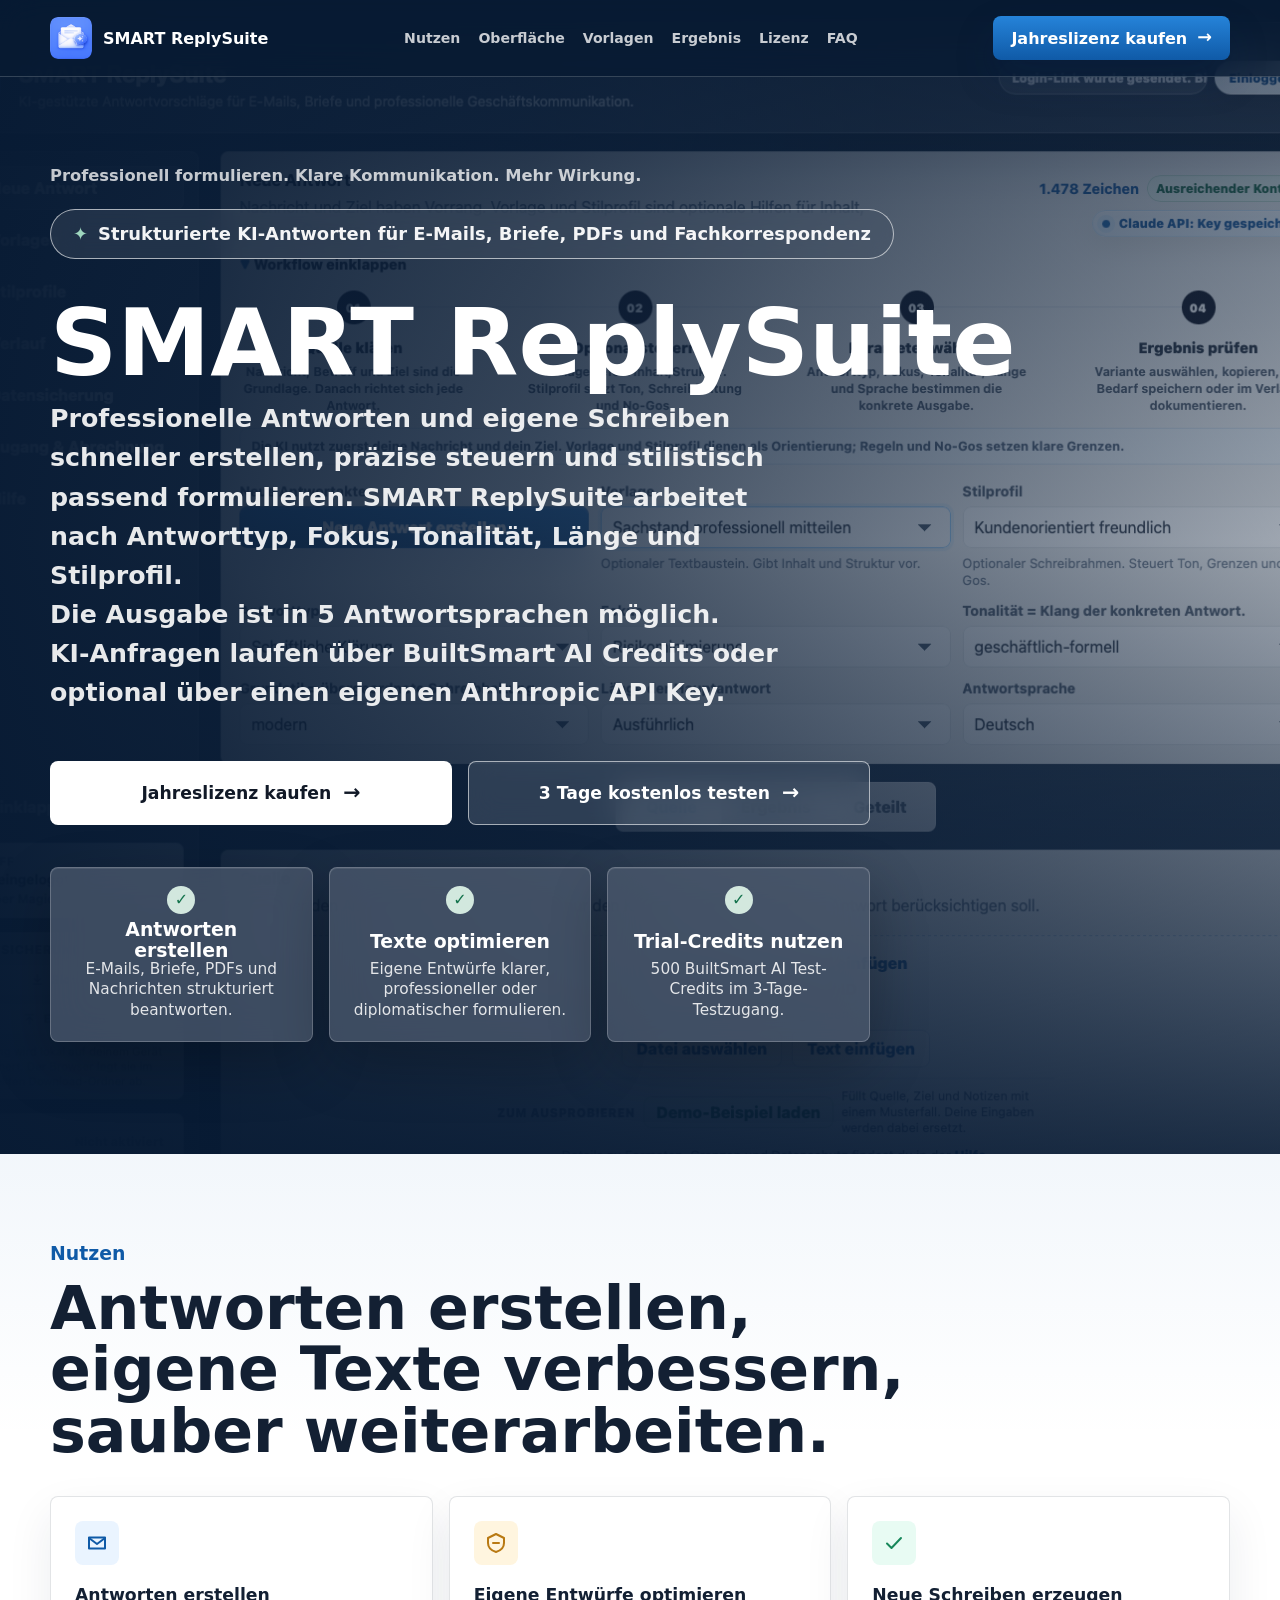
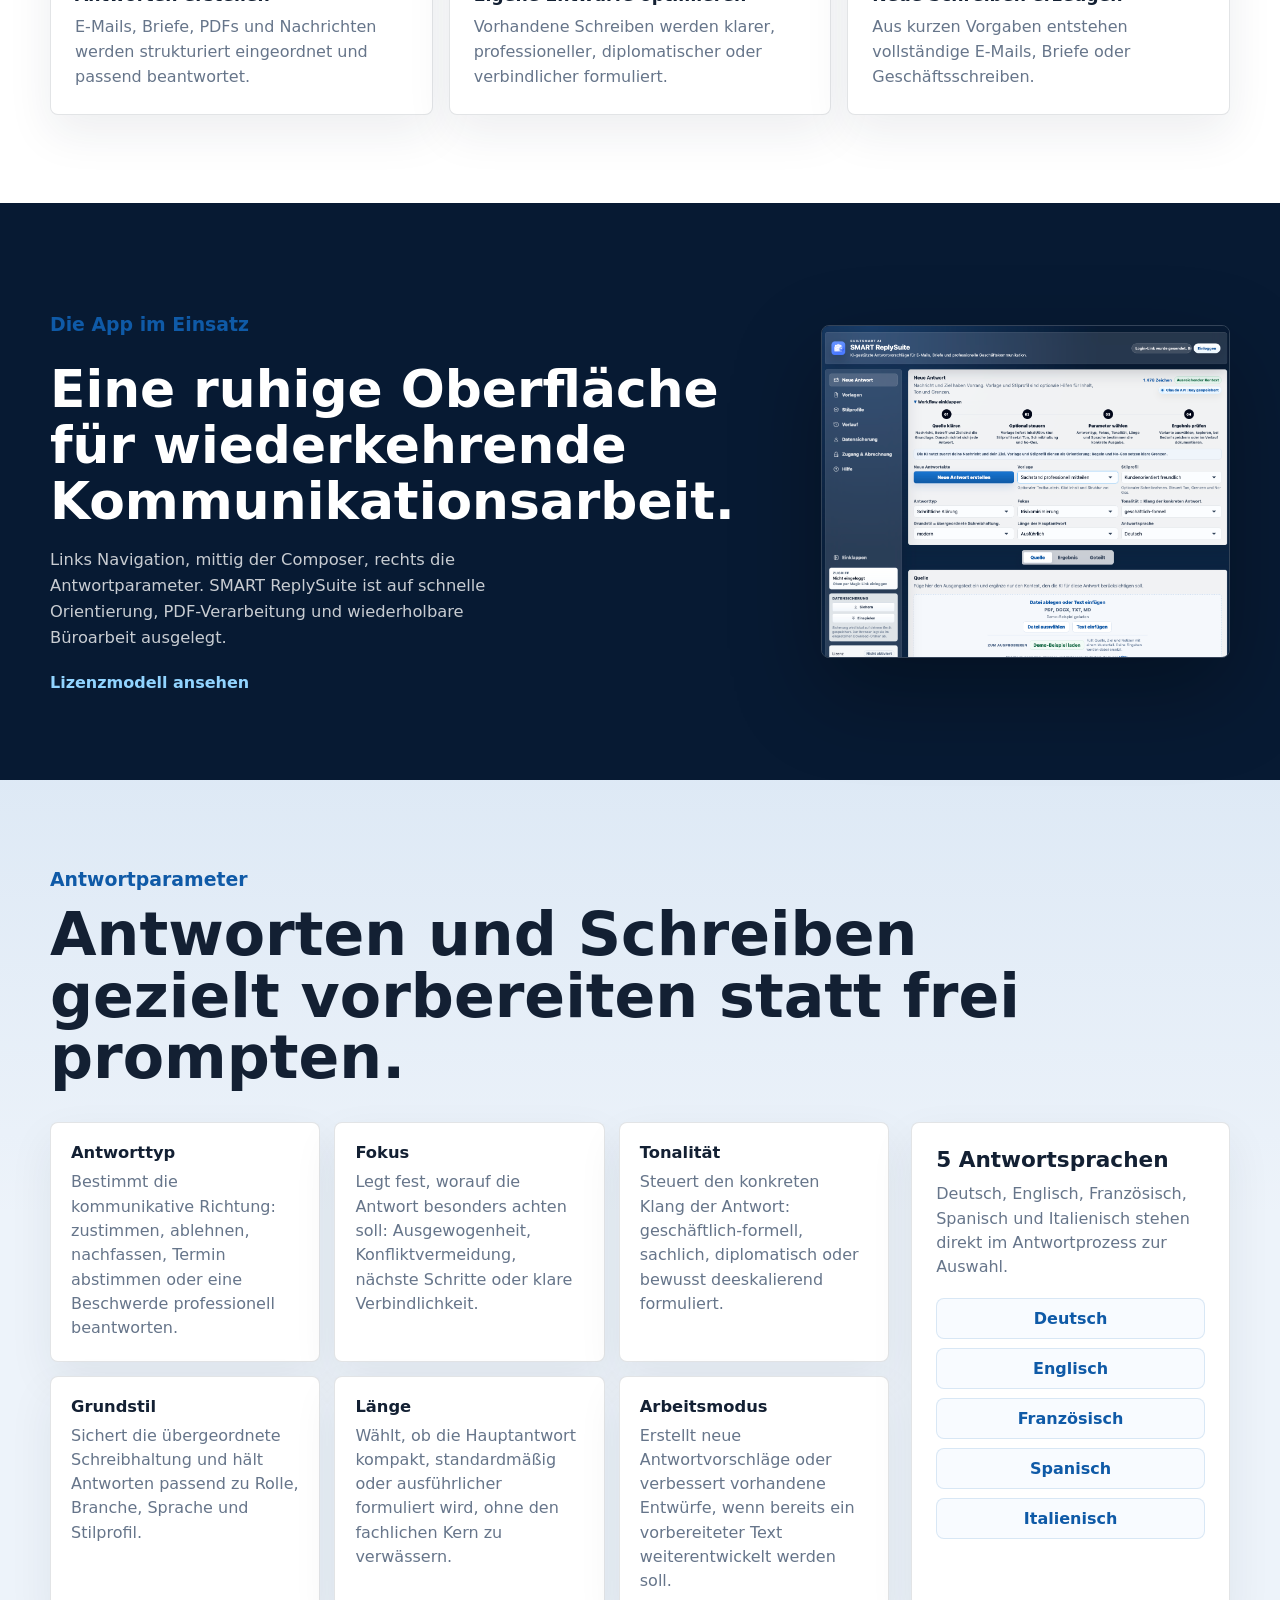
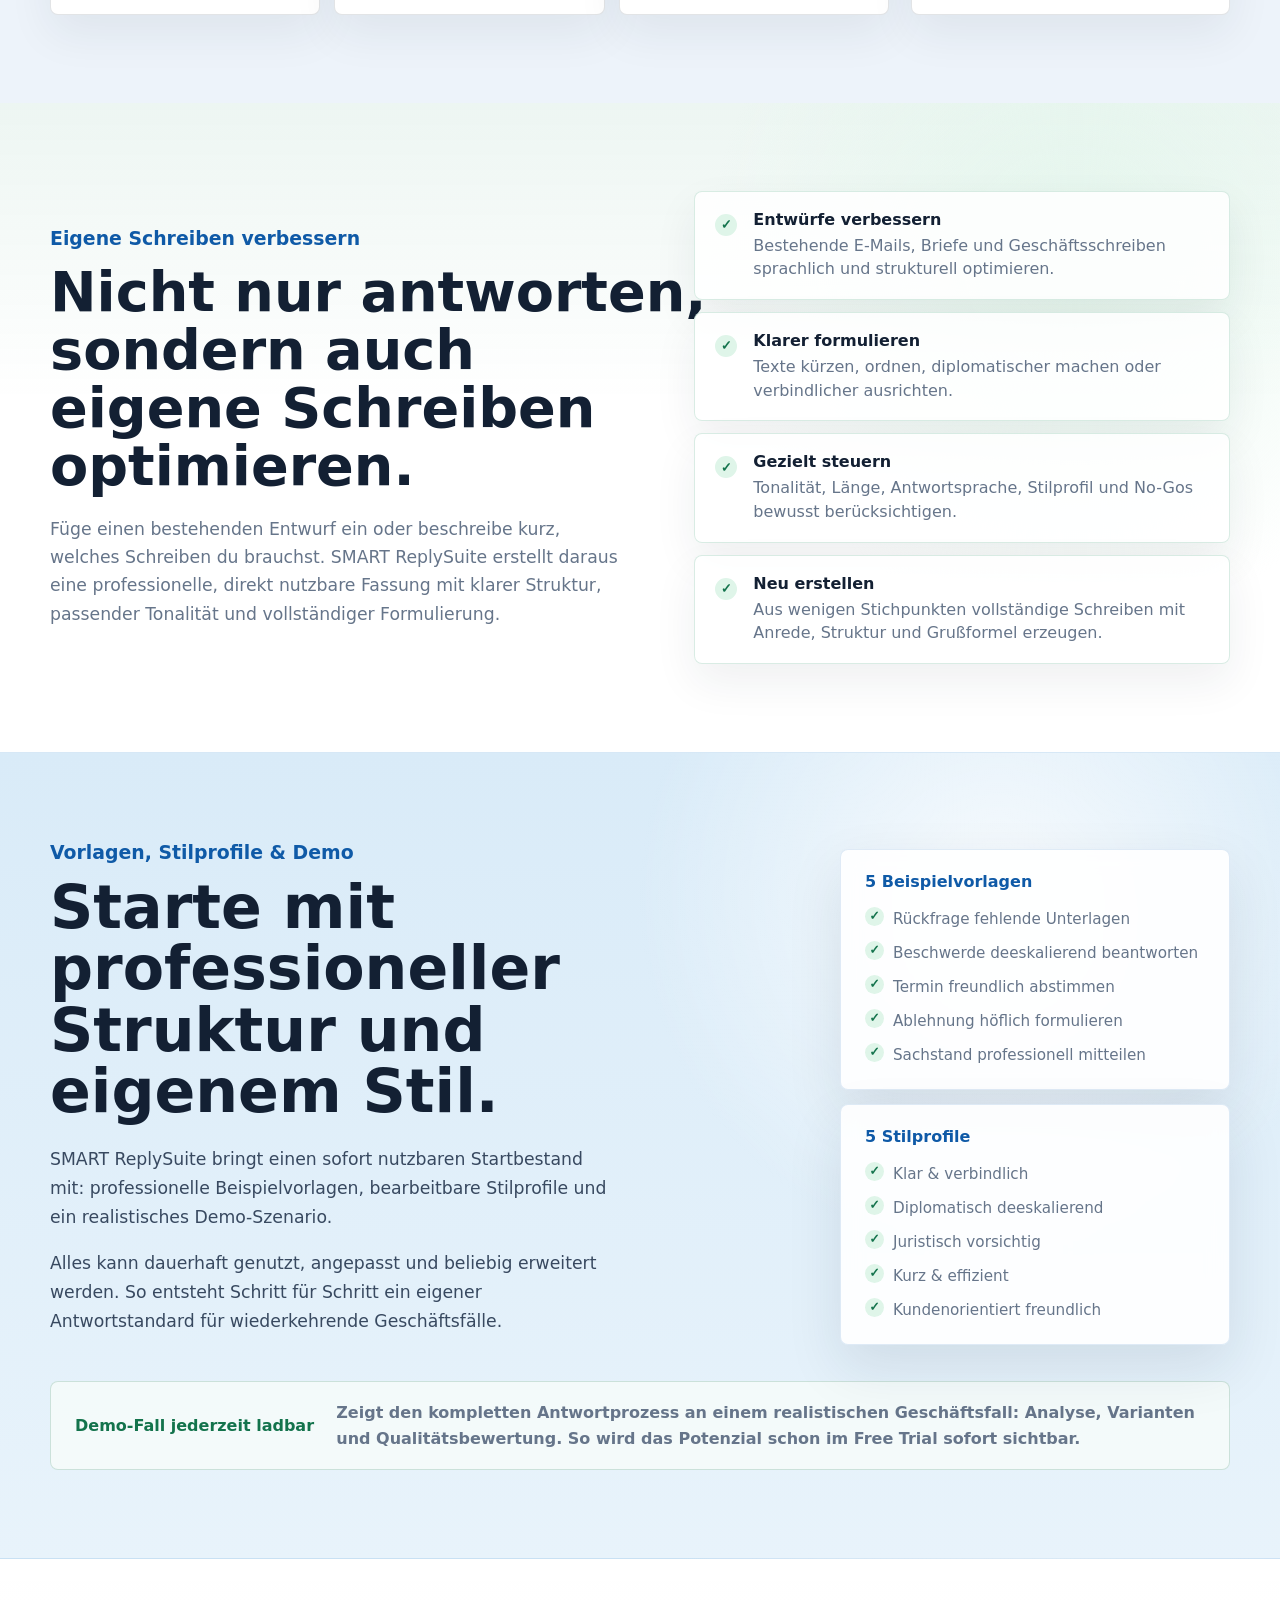
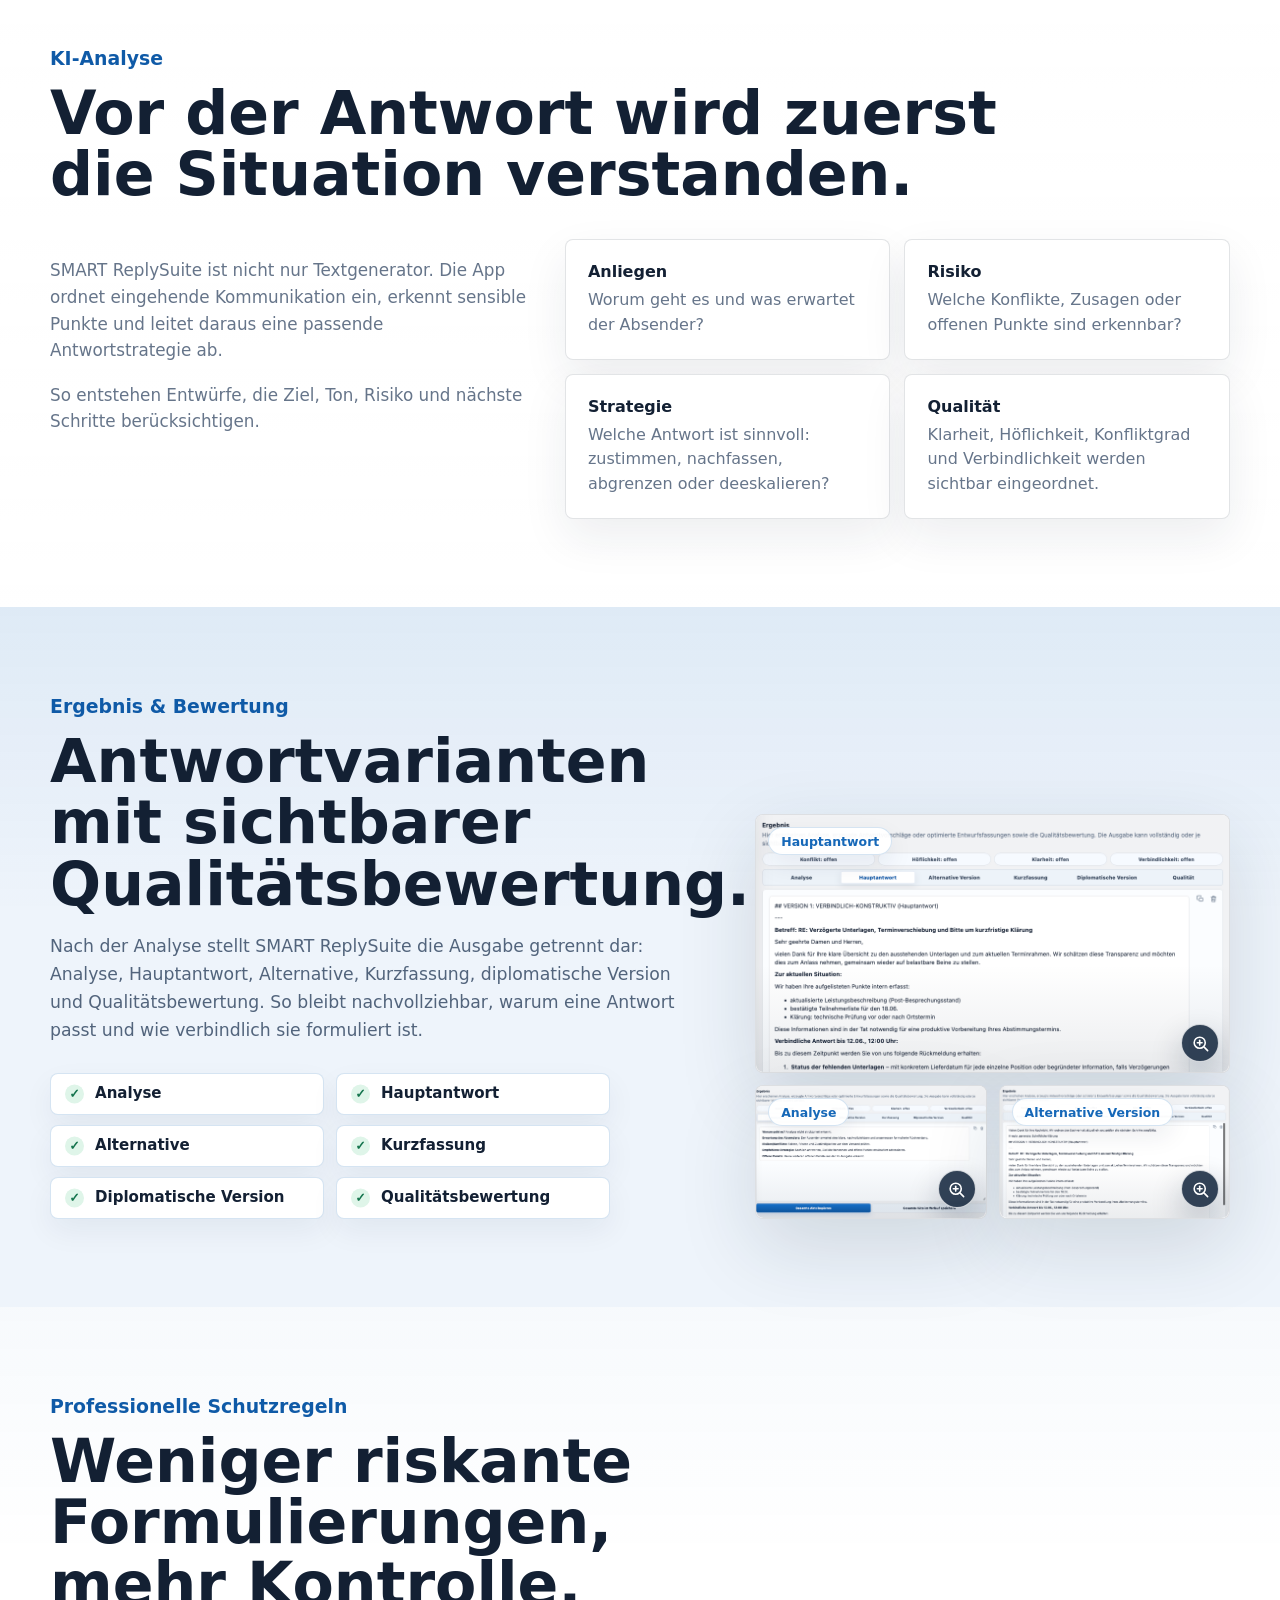
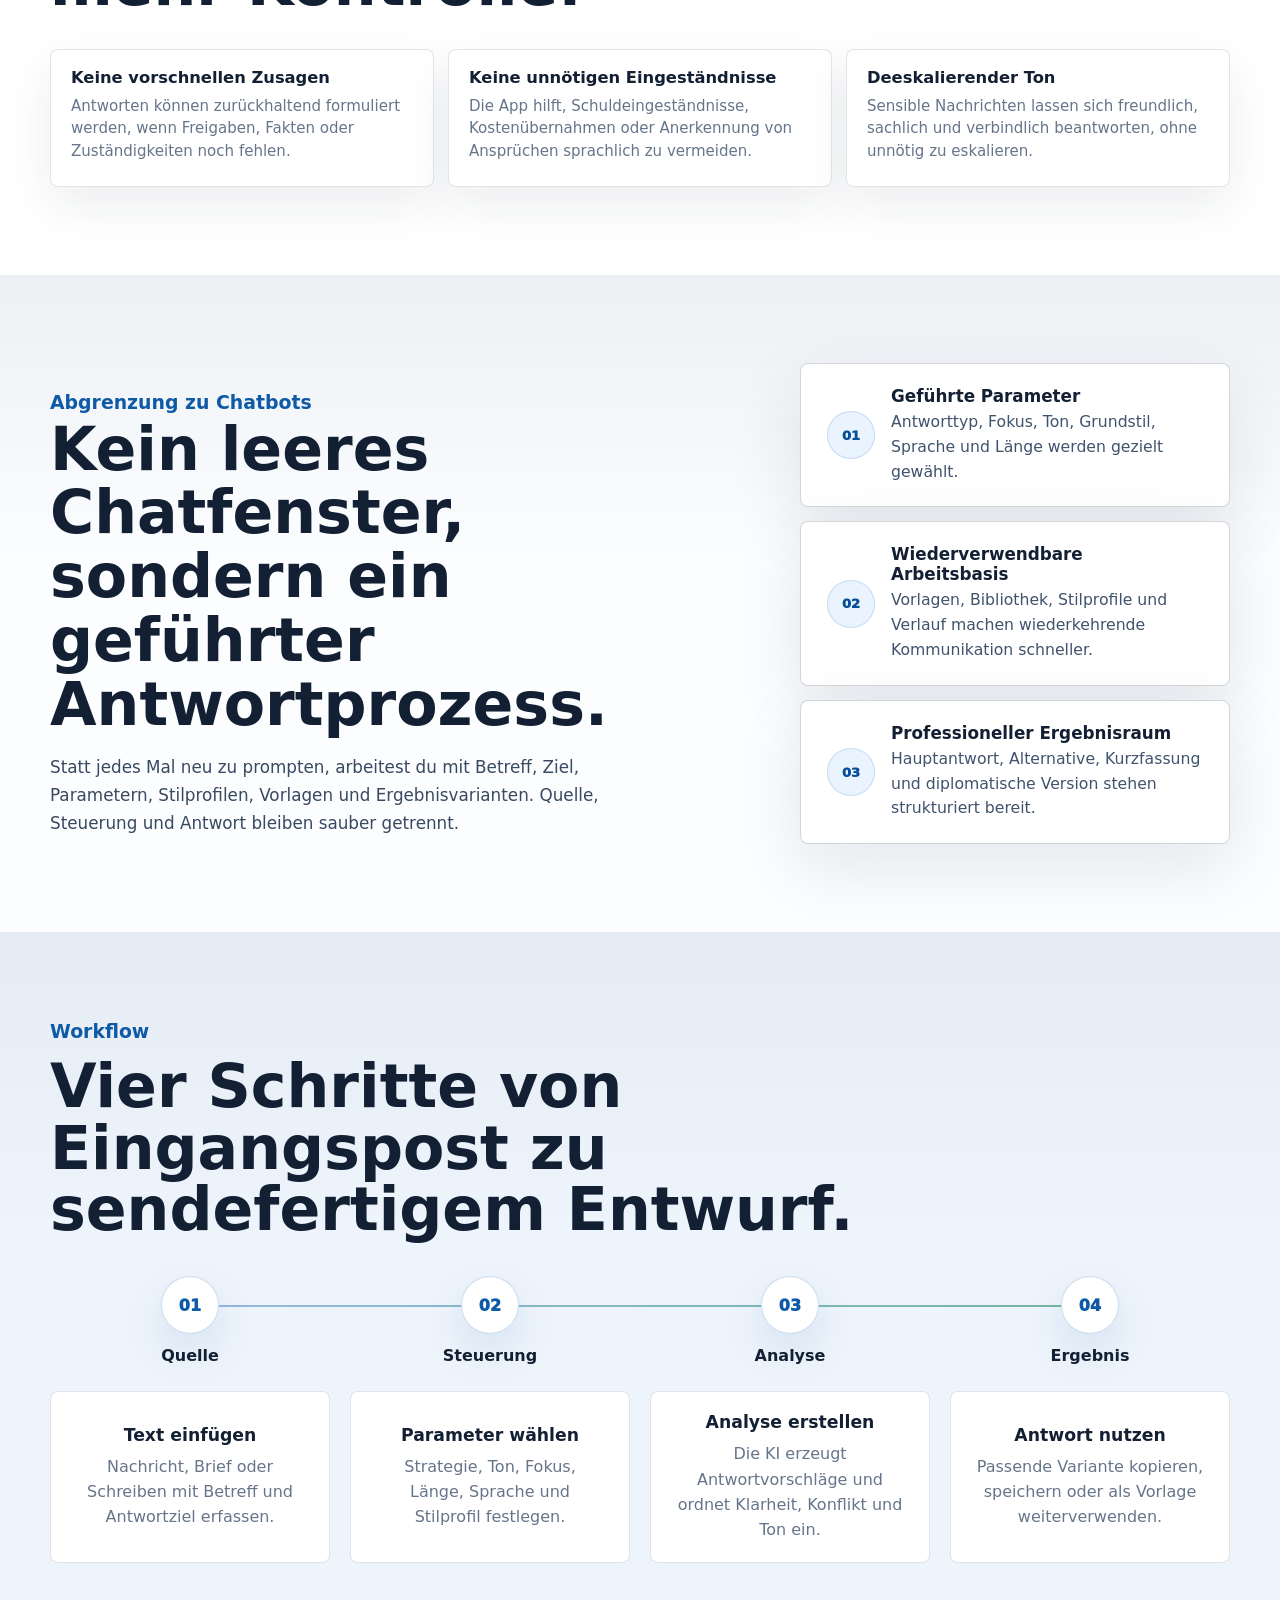
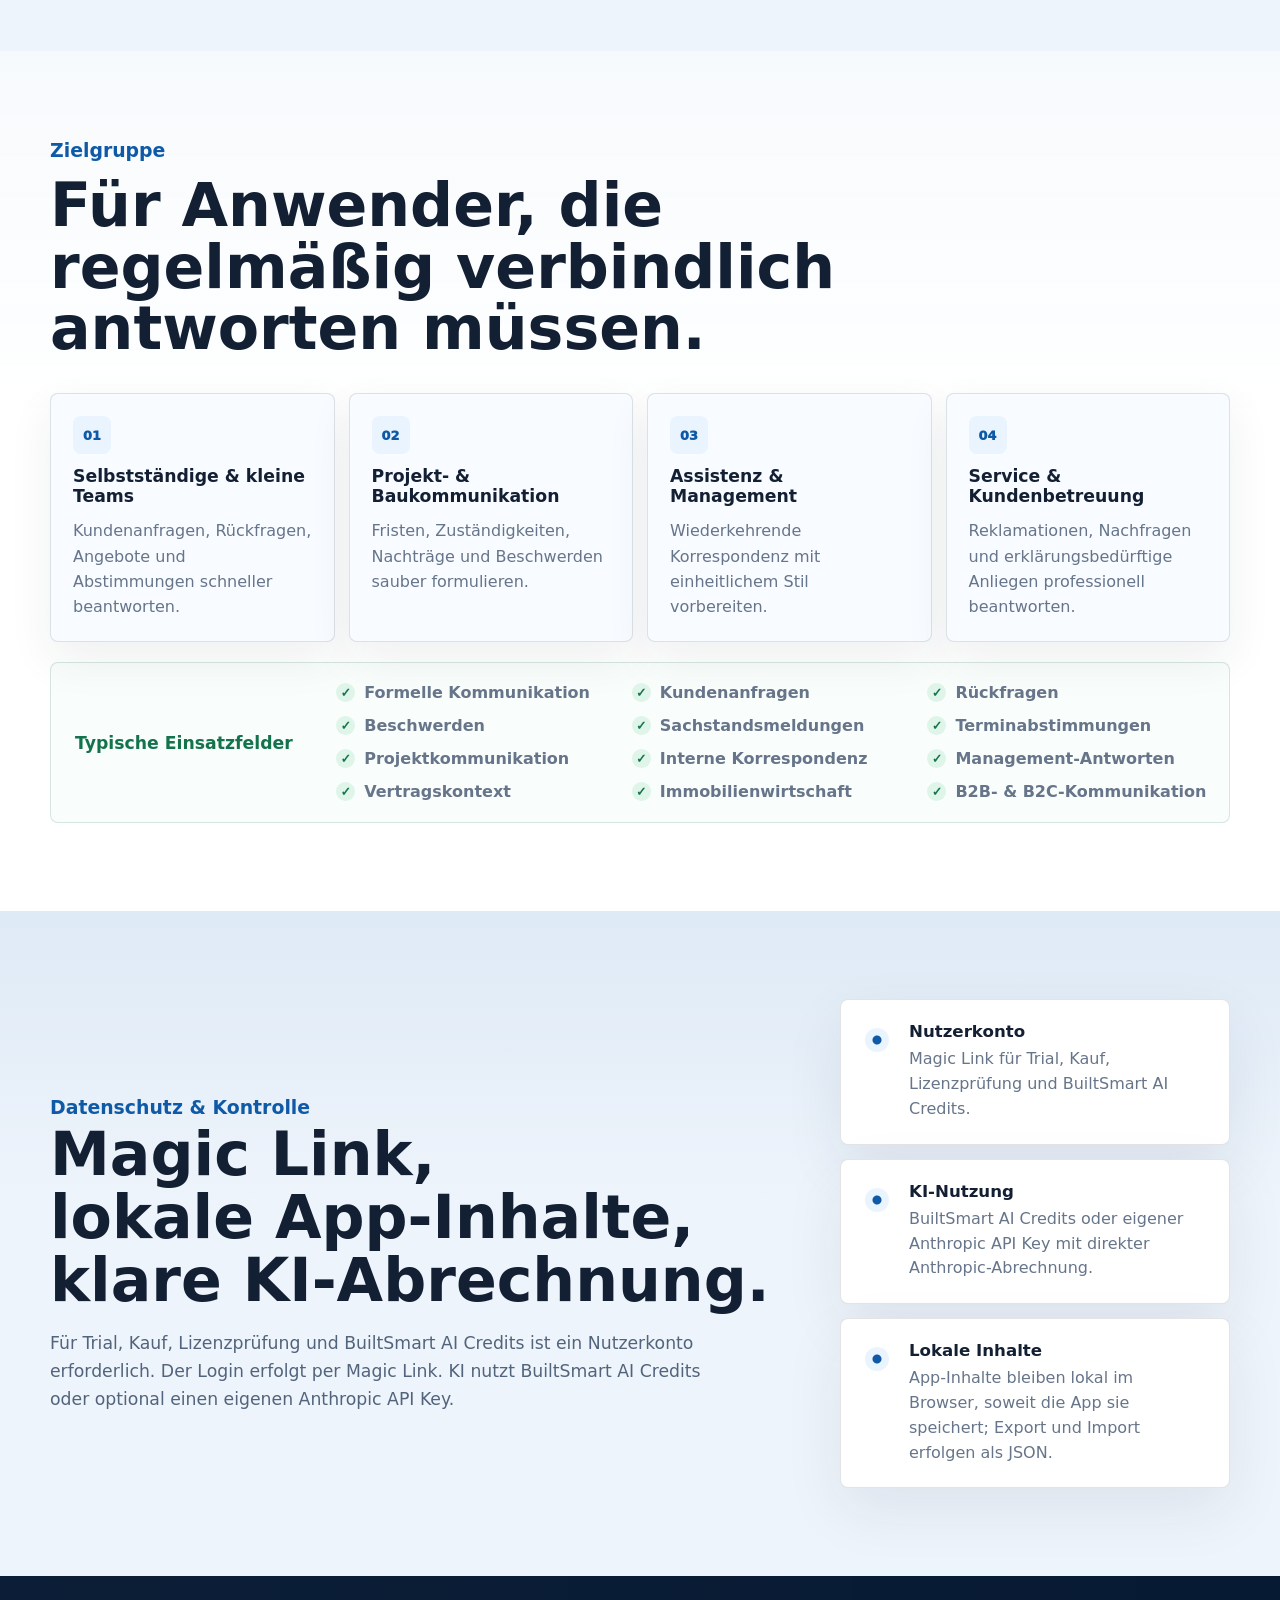
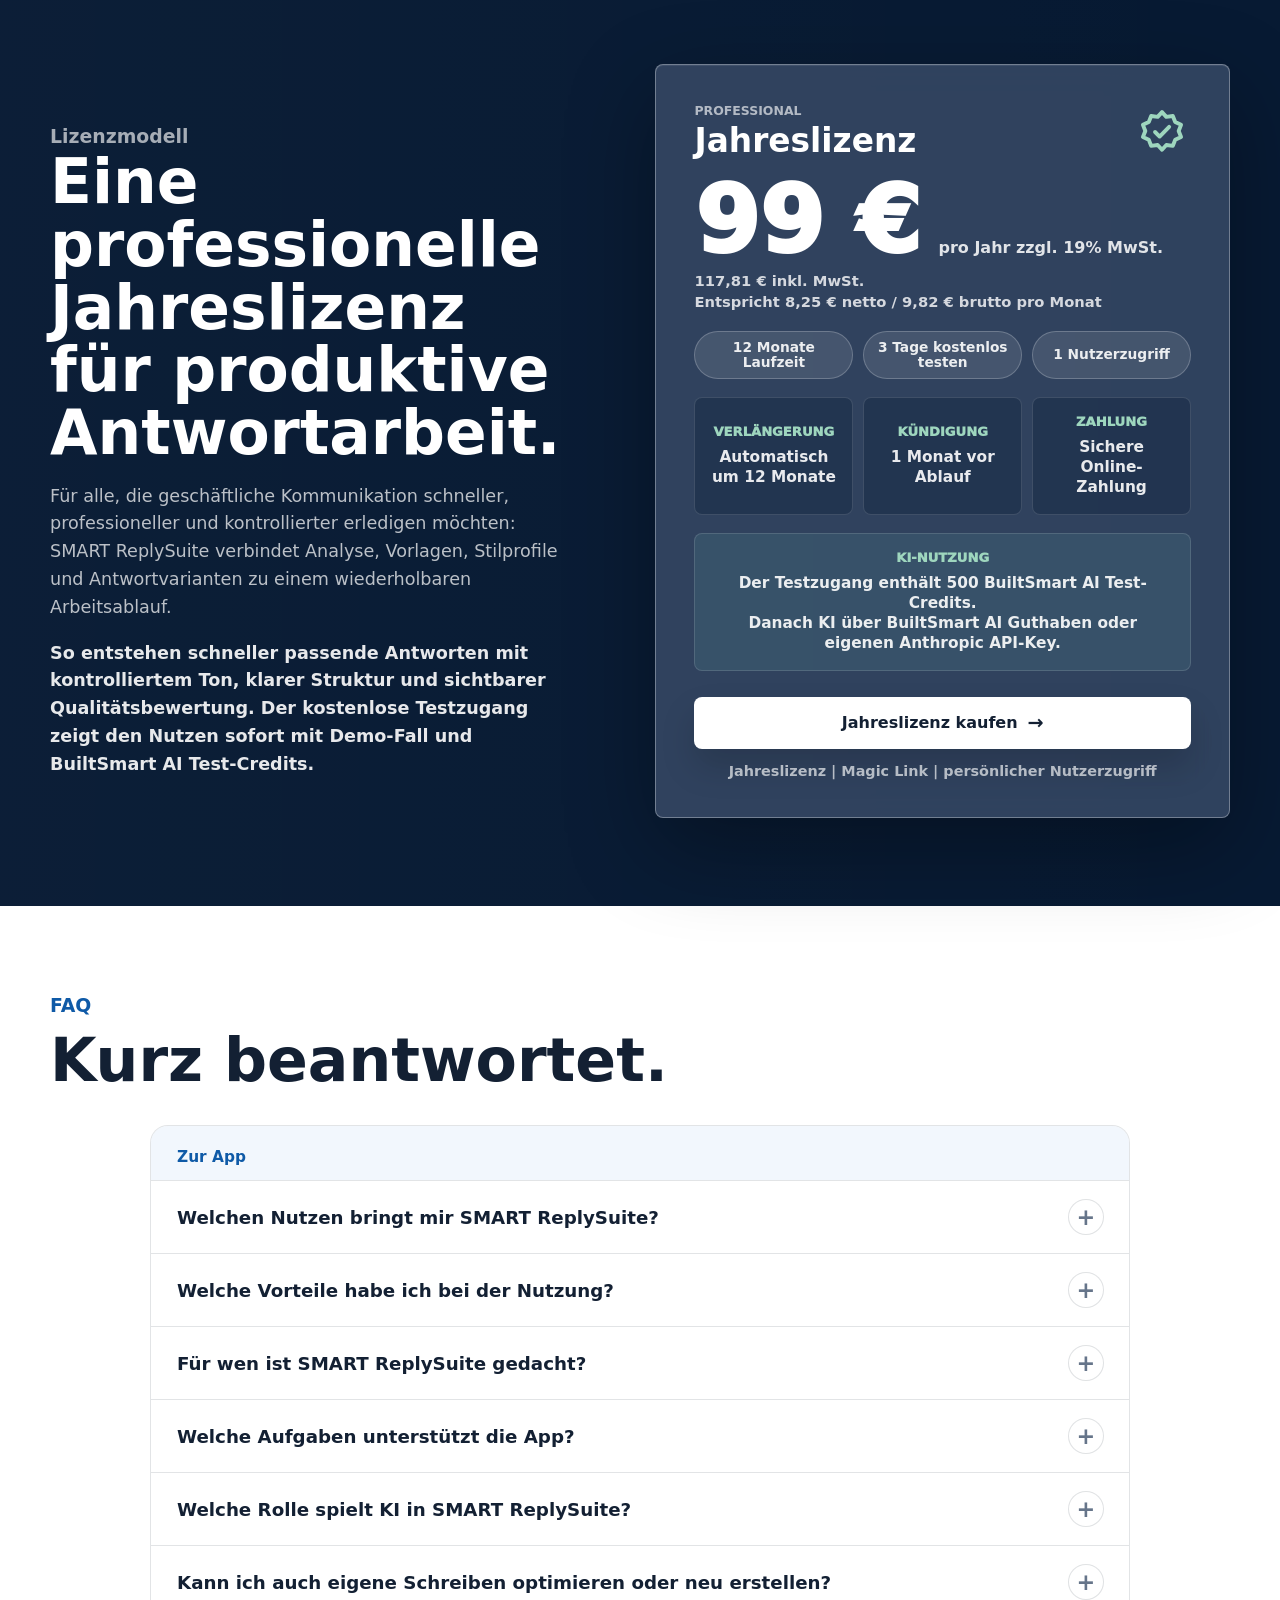
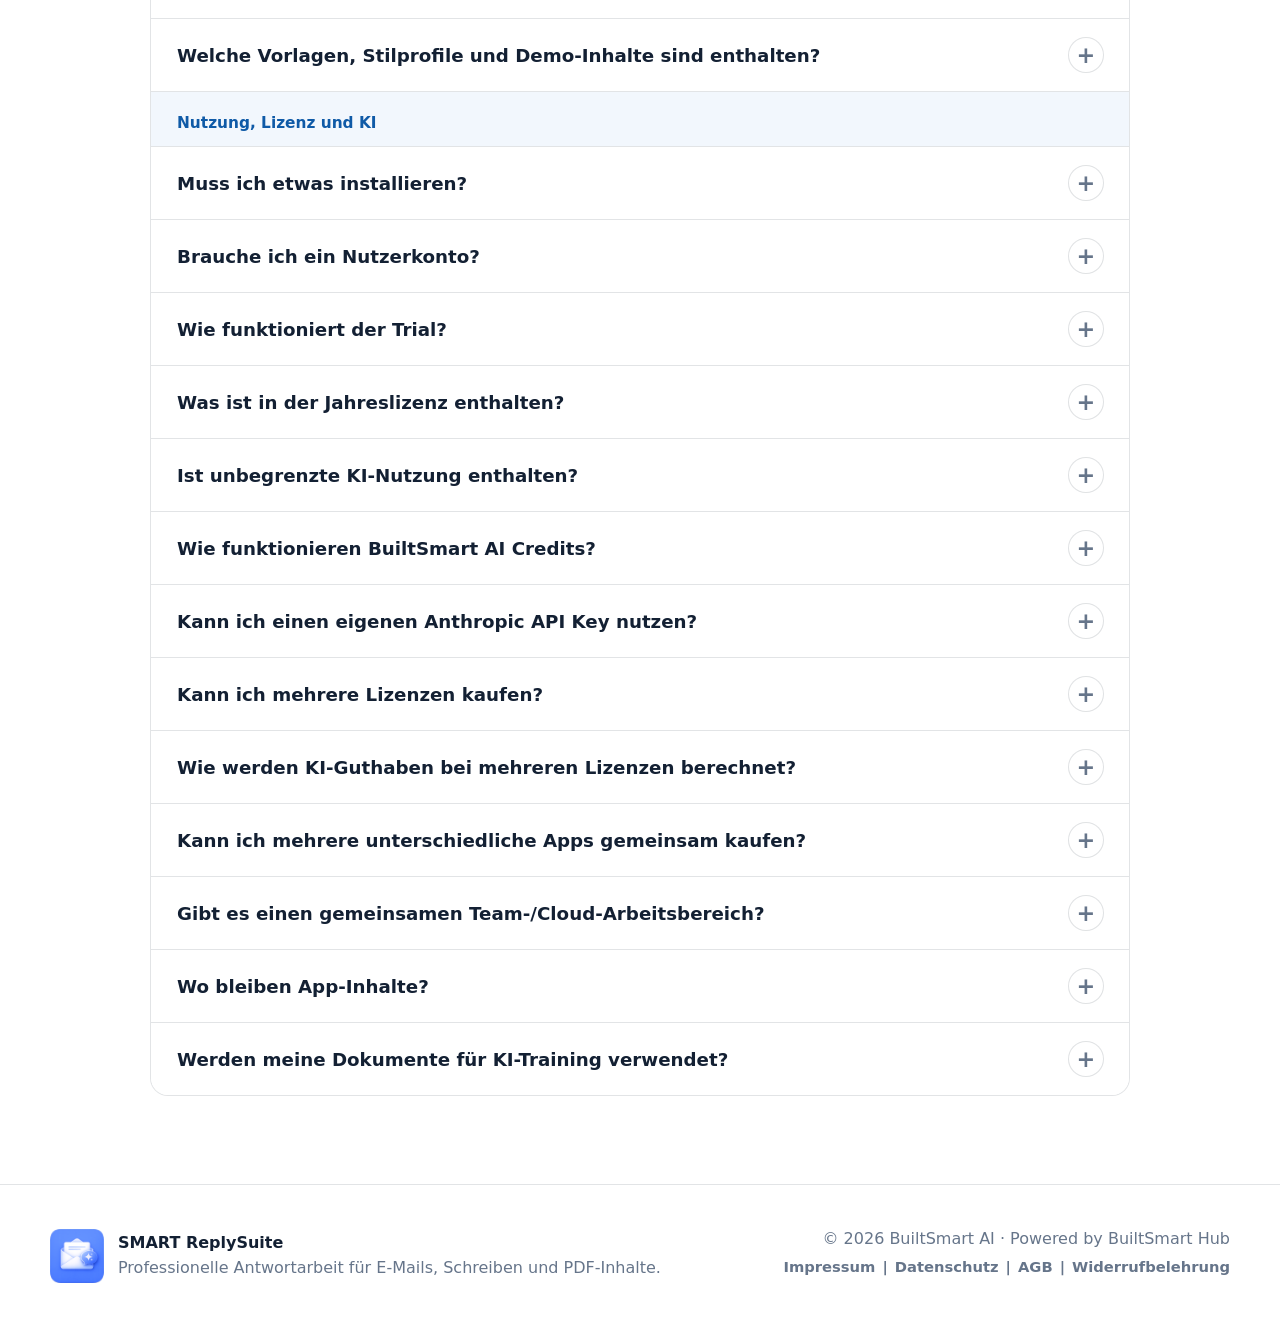
<file: index.html>
<!DOCTYPE html>
<html lang="de">
<head>
  <meta charset="UTF-8">
  <meta name="viewport" content="width=device-width, initial-scale=1.0">
  <title>SMART ReplySuite | KI-Antworten für E-Mails, Briefe und PDFs</title>
  <meta name="description" content="SMART ReplySuite ist eine browserbasierte App für professionelle KI-Antworten, eigene Schreiben und optimierte Entwürfe für E-Mails, Briefe, PDFs und Geschäftskorrespondenz.">
  <link rel="canonical" href="https://bm1964-25.github.io/SMART-ReplySuite-Landingpage/">
  <meta name="robots" content="index, follow">
  <meta property="og:title" content="SMART ReplySuite | KI-Antworten für E-Mails, Briefe und PDFs">
  <meta property="og:description" content="Browserbasierte BuiltSmart App für professionelle KI-Antworten, PDF-/OCR-Verarbeitung, Stilprofile, Vorlagen und kontrollierte Geschäftskommunikation.">
  <meta property="og:type" content="website">
  <meta property="og:url" content="https://bm1964-25.github.io/SMART-ReplySuite-Landingpage/">
  <meta property="og:image" content="https://bm1964-25.github.io/SMART-ReplySuite-Landingpage/landing-hero-shot.png">
  <meta property="og:site_name" content="SMART ReplySuite">
  <meta name="twitter:card" content="summary_large_image">
  <meta name="twitter:title" content="SMART ReplySuite | KI-Antworten für E-Mails, Briefe und PDFs">
  <meta name="twitter:description" content="Professionelle Antwortvorschläge für Geschäftskommunikation mit BuiltSmart AI Credits, optionalem Anthropic API Key, PDF-/OCR-Unterstützung und Qualitätsbewertung.">
  <meta name="twitter:image" content="https://bm1964-25.github.io/SMART-ReplySuite-Landingpage/landing-hero-shot.png">
  <script type="application/ld+json">
    {
      "@context": "https://schema.org",
      "@graph": [
        {
          "@type": "Organization",
          "@id": "https://www.built-smart-hub.com/#organization",
          "name": "BuiltSmart Hub",
          "url": "https://www.built-smart-hub.com/",
          "email": "info@built-smart-hub.com"
        },
        {
          "@type": "SoftwareApplication",
          "@id": "https://bm1964-25.github.io/SMART-ReplySuite-Landingpage/#software",
          "name": "SMART ReplySuite",
          "applicationCategory": "BusinessApplication",
          "operatingSystem": "Windows, macOS, moderne Browser",
            "description": "SMART ReplySuite ist eine browserbasierte BuiltSmart App für professionelle KI-Antworten und eigene Schreiben für E-Mails, Briefe, PDFs und Geschäftskorrespondenz. Die App unterstützt Antwortparameter, Stilprofile, Vorlagen, PDF-/OCR-Verarbeitung, KI-Analyse, Antwortvarianten, Textoptimierung und Qualitätsbewertung.",
          "audience": {
            "@type": "Audience",
            "audienceType": "Selbstständige, kleine Teams, Projektkommunikation, Assistenz, Management, Service und Kundenbetreuung"
          },
          "featureList": [
            "KI-Analyse eingehender Nachrichten und Schreiben",
            "Antwortparameter für Antworttyp, Fokus, Ton, Sprache, Länge und Stilprofil",
            "Hauptantwort, Alternative, Kurzfassung und diplomatische Version",
            "Optimierung eigener Entwürfe und Erstellung neuer Schreiben aus kurzen Vorgaben",
            "Qualitätsbewertung für Konflikt, Höflichkeit, Klarheit und Verbindlichkeit",
            "PDF-Verarbeitung und OCR-Unterstützung für gescannte Seiten",
            "Vorlagen, Bibliothek, Verlauf, Export und Import lokaler Arbeitsdaten als JSON",
            "BuiltSmart AI Credits oder optional eigener Anthropic API Key",
            "Fünf Beispielvorlagen, fünf Stilprofile und ein dauerhaft ladbares Demo-Szenario"
          ],
          "softwareHelp": "https://bm1964-25.github.io/SMART-ReplySuite-Landingpage/#faq",
          "url": "https://bm1964-25.github.io/SMART-ReplySuite-Landingpage/",
          "image": "https://bm1964-25.github.io/SMART-ReplySuite-Landingpage/landing-hero-shot.png",
          "publisher": {
            "@id": "https://www.built-smart-hub.com/#organization"
          },
          "offers": {
            "@type": "Offer",
            "@id": "https://bm1964-25.github.io/SMART-ReplySuite-Landingpage/#offer",
            "name": "SMART ReplySuite Jahreslizenz",
            "price": "99.00",
            "priceCurrency": "EUR",
            "url": "https://bm1964-25.github.io/Landing-Tafel-Kontakt/?app=SMART%20ReplySuite&return=https%3A%2F%2Fbm1964-25.github.io%2FSMART-ReplySuite-Landingpage%2F",
            "availability": "https://schema.org/InStock",
            "priceSpecification": {
              "@type": "PriceSpecification",
              "price": "99.00",
              "priceCurrency": "EUR",
              "valueAddedTaxIncluded": false
            },
            "description": "Jahreslizenz für 99 Euro netto pro App und Jahr. Die Laufzeit beträgt 12 Monate und verlängert sich automatisch um weitere 12 Monate. Die Kündigung ist bis 1 Monat vor Ablauf möglich. Pro Lizenz ist ein persönlicher Nutzerzugriff vorgesehen. Die Jahreslizenz enthält den App-Zugang, aber keine unbegrenzte KI-Nutzung."
          }
        },
        {
          "@type": "Product",
          "@id": "https://bm1964-25.github.io/SMART-ReplySuite-Landingpage/#product",
          "name": "SMART ReplySuite",
          "description": "Browserbasierte BuiltSmart App für professionelle KI-gestützte Antwortarbeit mit PDF-/OCR-Verarbeitung, BuiltSmart AI Credits, optionalem Anthropic API Key und persönlichem Nutzerzugriff.",
          "brand": {
            "@type": "Brand",
            "name": "SMART ReplySuite"
          },
          "offers": {
            "@id": "https://bm1964-25.github.io/SMART-ReplySuite-Landingpage/#offer"
          }
        },
        {
          "@type": "FAQPage",
          "@id": "https://bm1964-25.github.io/SMART-ReplySuite-Landingpage/#faqpage",
          "mainEntity": [
            {
              "@type": "Question",
              "name": "Welchen Nutzen bringt mir SMART ReplySuite?",
              "acceptedAnswer": {
                "@type": "Answer",
                "text": "SMART ReplySuite hilft, E-Mails, Briefe, PDFs und wiederkehrende Korrespondenz schneller, strukturierter und kontrollierter zu beantworten. Zusätzlich können eigene Entwürfe verbessert oder neue Schreiben aus kurzen Vorgaben erstellt werden. Die App verbindet Analyse, Antwortparameter, Stilprofile, Vorlagen und mehrere Antwortvarianten."
              }
            },
            {
              "@type": "Question",
              "name": "Welche Vorteile habe ich bei der Nutzung?",
              "acceptedAnswer": {
                "@type": "Answer",
                "text": "Antworten werden nachvollziehbarer vorbereitet, Tonalität und Verbindlichkeit lassen sich gezielt steuern, sensible Punkte werden sichtbar und Varianten wie Hauptantwort, Alternative, Kurzfassung und diplomatische Version stehen direkt bereit."
              }
            },
            {
              "@type": "Question",
              "name": "Für wen ist SMART ReplySuite gedacht?",
              "acceptedAnswer": {
                "@type": "Answer",
                "text": "Die App richtet sich an Selbstständige, kleine Teams, Projektkommunikation, Assistenz, Management, Service und Kundenbetreuung, die regelmäßig verbindlich und professionell antworten müssen."
              }
            },
            {
              "@type": "Question",
              "name": "Welche Aufgaben unterstützt die App?",
              "acceptedAnswer": {
                "@type": "Answer",
                "text": "SMART ReplySuite unterstützt beim Einordnen eingehender Nachrichten, beim Auslesen von PDF-Inhalten, beim Festlegen von Antwortparametern, beim Erstellen von KI-Analysen, beim Formulieren mehrerer Antwortvarianten und beim Optimieren eigener Schreiben."
              }
            },
            {
              "@type": "Question",
              "name": "Welche Rolle spielt KI in SMART ReplySuite?",
              "acceptedAnswer": {
                "@type": "Answer",
                "text": "KI ist Bestandteil der App-Funktion. Der Testzugang enthält 500 BuiltSmart AI Test-Credits. Danach laufen KI-Anfragen über BuiltSmart AI Guthaben oder optional über einen eigenen Anthropic API-Key."
              }
            },
            {
              "@type": "Question",
              "name": "Kann ich auch eigene Schreiben optimieren oder neu erstellen?",
              "acceptedAnswer": {
                "@type": "Answer",
                "text": "Ja. Du kannst bestehende Entwürfe einfügen, kurze Vorgaben beschreiben oder ein neues Schreiben vorbereiten lassen. SMART ReplySuite hilft, Texte klarer, professioneller, diplomatischer oder verbindlicher zu formulieren."
              }
            },
            {
              "@type": "Question",
              "name": "Welche Vorlagen, Stilprofile und Demo-Inhalte sind enthalten?",
              "acceptedAnswer": {
                "@type": "Answer",
                "text": "SMART ReplySuite startet mit fünf professionellen Beispielvorlagen, fünf bearbeitbaren Stilprofilen und einem jederzeit ladbaren Demo-Fall. Vorlagen und Stilprofile können dauerhaft genutzt, angepasst und beliebig erweitert werden. Der Demo-Fall zeigt Analyse, Antwortvarianten und Qualitätsbewertung an einem realistischen Geschäftsfall."
              }
            },
            {
              "@type": "Question",
              "name": "Muss ich etwas installieren?",
              "acceptedAnswer": {
                "@type": "Answer",
                "text": "Nein. SMART ReplySuite läuft browserbasiert in modernen Browsern auf Windows, macOS und anderen Systemen. Es ist kein Installer und keine separate Desktop-Installation erforderlich."
              }
            },
            {
              "@type": "Question",
              "name": "Brauche ich ein Nutzerkonto?",
              "acceptedAnswer": {
                "@type": "Answer",
                "text": "Ja. Für Trial, Kauf, Lizenzprüfung und BuiltSmart AI Credits ist ein Nutzerkonto erforderlich. Der Login erfolgt per Magic Link."
              }
            },
            {
              "@type": "Question",
              "name": "Wie funktioniert der Trial?",
              "acceptedAnswer": {
                "@type": "Answer",
                "text": "Du kannst SMART ReplySuite 3 Tage kostenlos testen. Der Testzugang enthält 500 BuiltSmart AI Test-Credits. Danach benötigst du eine Jahreslizenz. KI-Anfragen laufen anschließend über BuiltSmart AI Guthaben oder deinen eigenen Anthropic API-Key."
              }
            },
            {
              "@type": "Question",
              "name": "Was ist in der Jahreslizenz enthalten?",
              "acceptedAnswer": {
                "@type": "Answer",
                "text": "Die Jahreslizenz enthält den App-Zugang für einen persönlichen Nutzerzugriff. KI-Nutzung wird separat über BuiltSmart AI Credits oder über einen eigenen Anthropic API Key abgerechnet."
              }
            },
            {
              "@type": "Question",
              "name": "Ist unbegrenzte KI-Nutzung enthalten?",
              "acceptedAnswer": {
                "@type": "Answer",
                "text": "Nein. Die Jahreslizenz enthält den App-Zugang, aber keine unbegrenzte KI-Nutzung. KI-Aktionen werden über BuiltSmart AI Credits oder über einen eigenen Anthropic API Key genutzt."
              }
            },
            {
              "@type": "Question",
              "name": "Wie funktionieren BuiltSmart AI Credits?",
              "acceptedAnswer": {
                "@type": "Answer",
                "text": "BuiltSmart AI Credits gehören zum jeweiligen Nutzerkonto und sind appübergreifend innerhalb dieses Nutzerkontos nutzbar. Vor KI-Aktionen zeigt die App den voraussichtlichen Credit-Verbrauch an."
              }
            },
            {
              "@type": "Question",
              "name": "Kann ich einen eigenen Anthropic API Key nutzen?",
              "acceptedAnswer": {
                "@type": "Answer",
                "text": "Ja. Alternativ zu BuiltSmart AI Credits kann ein eigener Anthropic API Key genutzt werden. Die Abrechnung erfolgt dann direkt über Anthropic. Der Key bleibt lokal in der jeweiligen App und wird nicht an das BuiltSmart Lizenzsystem gesendet."
              }
            },
            {
              "@type": "Question",
              "name": "Kann ich mehrere Lizenzen kaufen?",
              "acceptedAnswer": {
                "@type": "Answer",
                "text": "Ja. Mehrere Lizenzen derselben App können im Checkout über die Menge gekauft werden. Jede Lizenz ist für einen getrennten persönlichen Nutzerzugriff vorgesehen."
              }
            },
            {
              "@type": "Question",
              "name": "Wie werden KI-Guthaben bei mehreren Lizenzen berechnet?",
              "acceptedAnswer": {
                "@type": "Answer",
                "text": "Mehrere App-Lizenzen schalten mehrere persönliche Nutzerzugriffe frei. BuiltSmart AI Credits werden separat pro Nutzerkonto geführt. Trial-Credits werden beim Start des Trials dem jeweiligen Nutzerkonto gutgeschrieben. Bezahlte AI-Credits stehen dem Nutzerkonto zur Verfügung, über das sie gekauft wurden."
              }
            },
            {
              "@type": "Question",
              "name": "Kann ich mehrere unterschiedliche Apps gemeinsam kaufen?",
              "acceptedAnswer": {
                "@type": "Answer",
                "text": "Nein. Ein Checkout gilt jeweils für eine App. Mehrere Lizenzen derselben App können über die Menge gekauft werden."
              }
            },
            {
              "@type": "Question",
              "name": "Gibt es einen gemeinsamen Team-/Cloud-Arbeitsbereich?",
              "acceptedAnswer": {
                "@type": "Answer",
                "text": "Nein. Mehrere Lizenzen bedeuten mehrere getrennte persönliche Nutzerzugriffe, keinen gemeinsamen Team-/Cloud-Arbeitsbereich."
              }
            },
            {
              "@type": "Question",
              "name": "Wo bleiben App-Inhalte?",
              "acceptedAnswer": {
                "@type": "Answer",
                "text": "App-Inhalte bleiben in der jeweiligen App lokal im Browser, soweit die App so gebaut ist. Wenn eigene Inhalte gespeichert werden, werden Export und Import angeboten."
              }
            },
            {
              "@type": "Question",
              "name": "Werden meine Dokumente für KI-Training verwendet?",
              "acceptedAnswer": {
                "@type": "Answer",
                "text": "Bei Nutzung über die Anthropic API werden Inhalte nur zur jeweiligen KI-Anfrage übertragen. Nach Anthropic-Angaben werden Daten aus kommerziellen Produkten wie der Anthropic API nicht zum Training generativer Modelle verwendet, sofern der Kunde nicht ausdrücklich einer Nutzung zur Modellverbesserung zustimmt. Das unterscheidet sich von privaten Chat-Oberflächen, deren Datenschutz- und Trainingsoptionen separat geregelt sein können."
              }
            }
          ]
        }
      ]
    }
  </script>
  <script>
    (() => {
      if ("scrollRestoration" in history) {
        history.scrollRestoration = "manual";
      }

      const showHero = () => {
        if (window.location.hash) {
          history.replaceState(null, "", window.location.pathname + window.location.search);
        }
        window.scrollTo(0, 0);
      };

      showHero();
      window.addEventListener("DOMContentLoaded", showHero, { once: true });
      window.addEventListener("load", () => {
        showHero();
        requestAnimationFrame(showHero);
        window.setTimeout(showHero, 150);
      });
      window.addEventListener("pageshow", () => {
        showHero();
        requestAnimationFrame(showHero);
      });
    })();
  </script>
  <link rel="stylesheet" href="landing-styles.css?v=20260531-builtstandard">
</head>
<body>
  <header class="site-header" aria-label="Seitennavigation">
    <a class="brand" href="landing.html" aria-label="SMART ReplySuite Start">
      <img src="assets/smart-mailresponse-icon.png" alt="" aria-hidden="true">
      <span>SMART ReplySuite</span>
    </a>
    <nav class="nav-links" aria-label="Landingpage Navigation">
      <a href="#benefits">Nutzen</a>
      <a href="#product">Oberfläche</a>
      <a href="#starter">Vorlagen</a>
      <a href="#result">Ergebnis</a>
      <a href="#pricing">Lizenz</a>
      <a href="#faq">FAQ</a>
    </nav>
    <a class="nav-cta" href="https://bm1964-25.github.io/Landing-Tafel-Kontakt/?app=SMART%20ReplySuite&return=https%3A%2F%2Fbm1964-25.github.io%2FSMART-ReplySuite-Landingpage%2F">Jahreslizenz kaufen</a>
  </header>

  <main>
    <section class="hero" aria-labelledby="hero-title">
      <div class="hero-media" aria-hidden="true">
        <img src="landing-hero-shot.png?v=20260606-hero-shot" alt="">
      </div>
      <div class="hero-content">
        <p class="eyebrow">Professionell formulieren. Klare Kommunikation. Mehr Wirkung.</p>
        <p class="hero-pill">Strukturierte KI-Antworten für E-Mails, Briefe, PDFs und Fachkorrespondenz</p>
        <h1 id="hero-title">SMART ReplySuite</h1>
        <p class="hero-copy">Professionelle Antworten und eigene Schreiben schneller erstellen, präzise steuern und stilistisch passend formulieren. SMART ReplySuite arbeitet nach Antworttyp, Fokus, Tonalität, Länge und Stilprofil. <br>Die Ausgabe ist in 5 Antwortsprachen möglich. <br>KI-Anfragen laufen über BuiltSmart AI Credits oder optional über einen eigenen Anthropic API Key.</p>
        <div class="hero-actions" aria-label="Hauptaktionen">
          <a class="primary-button" href="https://bm1964-25.github.io/Landing-Tafel-Kontakt/?app=SMART%20ReplySuite&return=https%3A%2F%2Fbm1964-25.github.io%2FSMART-ReplySuite-Landingpage%2F">Jahreslizenz kaufen</a>
          <a class="secondary-button" href="https://bm1964-25.github.io/Landing-Tafel-Kontakt/?app=SMART%20ReplySuite&return=https%3A%2F%2Fbm1964-25.github.io%2FSMART-ReplySuite-Landingpage%2F">3 Tage kostenlos testen</a>
        </div>
        <dl class="hero-metrics" aria-label="Produktvorteile">
          <div><dt>Antworten erstellen</dt><dd>E-Mails, Briefe, PDFs und Nachrichten strukturiert beantworten.</dd></div>
          <div><dt>Texte optimieren</dt><dd>Eigene Entwürfe klarer, professioneller oder diplomatischer formulieren.</dd></div>
          <div><dt>Trial-Credits nutzen</dt><dd>500 BuiltSmart AI Test-Credits im 3-Tage-Testzugang.</dd></div>
        </dl>
      </div>
    </section>

    <section class="section intro-section" id="benefits" aria-labelledby="benefits-title">
      <div class="section-heading">
        <p class="eyebrow dark">Nutzen</p>
        <h2 id="benefits-title">Antworten erstellen,<br>eigene Texte verbessern,<br>sauber weiterarbeiten.</h2>
      </div>
      <div class="intro-grid">
        <article>
          <span class="icon-wrap" aria-hidden="true">
            <svg viewBox="0 0 24 24"><path d="M4 6.5h16v11H4v-11Z"></path><path d="m4 7 8 6 8-6"></path></svg>
          </span>
          <h3>Antworten erstellen</h3>
          <p>E-Mails, Briefe, PDFs und Nachrichten werden strukturiert eingeordnet und passend beantwortet.</p>
        </article>
        <article>
          <span class="icon-wrap amber" aria-hidden="true">
            <svg viewBox="0 0 24 24"><path d="M12 3 4 7v5c0 4.6 3.2 7.5 8 9 4.8-1.5 8-4.4 8-9V7l-8-4Z"></path><path d="M9 12h6"></path></svg>
          </span>
          <h3>Eigene Entwürfe optimieren</h3>
          <p>Vorhandene Schreiben werden klarer, professioneller, diplomatischer oder verbindlicher formuliert.</p>
        </article>
        <article>
          <span class="icon-wrap green" aria-hidden="true">
            <svg viewBox="0 0 24 24"><path d="M5 12.5 9.5 17 19 7"></path></svg>
          </span>
          <h3>Neue Schreiben erzeugen</h3>
          <p>Aus kurzen Vorgaben entstehen vollständige E-Mails, Briefe oder Geschäftsschreiben.</p>
        </article>
      </div>
    </section>

    <section class="product-band" id="product" aria-labelledby="product-title">
      <div class="product-copy">
        <p class="eyebrow dark">Die App im Einsatz</p>
        <h2 id="product-title">Eine ruhige Oberfläche für wiederkehrende <span class="no-break">Kommunikationsarbeit.</span></h2>
        <p>Links Navigation, mittig der Composer, rechts die Antwortparameter. SMART ReplySuite ist auf schnelle Orientierung, PDF-Verarbeitung und wiederholbare Büroarbeit ausgelegt.</p>
        <a class="text-link" href="#pricing">Lizenzmodell ansehen</a>
      </div>
      <figure class="product-shot">
        <img src="landing-hero-shot.png?v=20260606-hero-shot" alt="Screenshot der SMART ReplySuite Arbeitsoberfläche">
      </figure>
    </section>

    <section class="section parameter-section" id="parameters" aria-labelledby="parameters-title">
      <div class="section-heading">
        <p class="eyebrow dark">Antwortparameter</p>
        <h2 id="parameters-title">Antworten und Schreiben gezielt vorbereiten statt frei prompten.</h2>
      </div>
      <div class="parameter-layout">
        <div class="parameter-grid" aria-label="Antwortparameter">
            <article><strong>Antworttyp</strong><span>Bestimmt die kommunikative Richtung: zustimmen, ablehnen, nachfassen, Termin abstimmen oder eine Beschwerde professionell beantworten.</span></article>
            <article><strong>Fokus</strong><span>Legt fest, worauf die Antwort besonders achten soll: Ausgewogenheit, Konfliktvermeidung, nächste Schritte oder klare Verbindlichkeit.</span></article>
            <article><strong>Tonalität</strong><span>Steuert den konkreten Klang der Antwort: geschäftlich-formell, sachlich, diplomatisch oder bewusst deeskalierend formuliert.</span></article>
            <article><strong>Grundstil</strong><span>Sichert die übergeordnete Schreibhaltung und hält Antworten passend zu Rolle, Branche, Sprache und Stilprofil.</span></article>
            <article><strong>Länge</strong><span>Wählt, ob die Hauptantwort kompakt, standardmäßig oder ausführlicher formuliert wird, ohne den fachlichen Kern zu verwässern.</span></article>
            <article><strong>Arbeitsmodus</strong><span>Erstellt neue Antwortvorschläge oder verbessert vorhandene Entwürfe, wenn bereits ein vorbereiteter Text weiterentwickelt werden soll.</span></article>
        </div>
        <aside class="language-panel" aria-label="Antwortsprachen">
          <h3>5 Antwortsprachen</h3>
          <p>Deutsch, Englisch, Französisch, Spanisch und Italienisch stehen direkt im Antwortprozess zur Auswahl.</p>
          <div>
            <span>Deutsch</span>
            <span>Englisch</span>
            <span>Französisch</span>
            <span>Spanisch</span>
            <span>Italienisch</span>
          </div>
        </aside>
      </div>
    </section>

    <section class="section writing-section" id="writing" aria-labelledby="writing-title">
      <div class="writing-copy">
        <p class="eyebrow dark">Eigene Schreiben verbessern</p>
        <h2 id="writing-title"><span class="no-break">Nicht nur antworten,</span><br>sondern auch eigene Schreiben optimieren.</h2>
        <p>Füge einen bestehenden Entwurf ein oder beschreibe kurz, welches Schreiben du brauchst. SMART ReplySuite erstellt daraus eine professionelle, direkt nutzbare Fassung mit klarer Struktur, passender Tonalität und vollständiger Formulierung.</p>
      </div>
      <div class="writing-list" aria-label="Möglichkeiten für eigene Schreiben">
        <div><strong>Entwürfe verbessern</strong><span>Bestehende E-Mails, Briefe und Geschäftsschreiben sprachlich und strukturell optimieren.</span></div>
        <div><strong>Klarer formulieren</strong><span>Texte kürzen, ordnen, diplomatischer machen oder verbindlicher ausrichten.</span></div>
        <div><strong>Gezielt steuern</strong><span>Tonalität, Länge, Antwortsprache, Stilprofil und No-Gos bewusst berücksichtigen.</span></div>
        <div><strong>Neu erstellen</strong><span>Aus wenigen Stichpunkten vollständige Schreiben mit Anrede, Struktur und Grußformel erzeugen.</span></div>
      </div>
    </section>

    <section class="section starter-section" id="starter" aria-labelledby="starter-title">
      <div class="starter-layout">
        <div class="starter-copy">
          <p class="eyebrow dark">Vorlagen, Stilprofile & Demo</p>
          <h2 id="starter-title">Starte mit professioneller Struktur und<br><span class="no-break">eigenem Stil.</span></h2>
          <p>SMART ReplySuite bringt einen sofort nutzbaren Startbestand mit: professionelle Beispielvorlagen, bearbeitbare Stilprofile und ein realistisches Demo-Szenario.</p>
          <p>Alles kann dauerhaft genutzt, angepasst und beliebig erweitert werden. So entsteht Schritt für Schritt ein eigener Antwortstandard für wiederkehrende Geschäftsfälle.</p>
        </div>
        <div class="starter-detail" aria-label="Enthaltene Vorlagen und Stilprofile">
          <div>
            <h3>5 Beispielvorlagen</h3>
            <ul>
              <li>Rückfrage fehlende Unterlagen</li>
              <li>Beschwerde deeskalierend beantworten</li>
              <li>Termin freundlich abstimmen</li>
              <li>Ablehnung höflich formulieren</li>
              <li>Sachstand professionell mitteilen</li>
            </ul>
          </div>
          <div>
            <h3>5 Stilprofile</h3>
            <ul>
              <li>Klar & verbindlich</li>
              <li>Diplomatisch deeskalierend</li>
              <li>Juristisch vorsichtig</li>
              <li>Kurz & effizient</li>
              <li>Kundenorientiert freundlich</li>
            </ul>
          </div>
        </div>
      </div>
      <div class="starter-demo">
        <strong>Demo-Fall jederzeit ladbar</strong>
        <span>Zeigt den kompletten Antwortprozess an einem realistischen Geschäftsfall: Analyse, Varianten und Qualitätsbewertung. So wird das Potenzial schon im Free Trial sofort sichtbar.</span>
      </div>
    </section>

    <section class="section analysis-section" id="analysis" aria-labelledby="analysis-title">
      <div class="section-heading">
        <p class="eyebrow dark">KI-Analyse</p>
        <h2 id="analysis-title">Vor der Antwort wird zuerst die Situation verstanden.</h2>
      </div>
      <div class="analysis-layout">
        <div class="analysis-copy">
          <p>SMART ReplySuite ist nicht nur Textgenerator. Die App ordnet eingehende Kommunikation ein, erkennt sensible Punkte und leitet daraus eine passende Antwortstrategie ab.</p>
          <p>So entstehen Entwürfe, die Ziel, Ton, Risiko und nächste Schritte berücksichtigen.</p>
        </div>
        <div class="analysis-grid" aria-label="Analysemerkmale">
          <article><strong>Anliegen</strong><span>Worum geht es und was erwartet der Absender?</span></article>
          <article><strong>Risiko</strong><span>Welche Konflikte, Zusagen oder offenen Punkte sind erkennbar?</span></article>
          <article><strong>Strategie</strong><span>Welche Antwort ist sinnvoll: zustimmen, nachfassen, abgrenzen oder deeskalieren?</span></article>
          <article><strong>Qualität</strong><span>Klarheit, Höflichkeit, Konfliktgrad und Verbindlichkeit werden sichtbar eingeordnet.</span></article>
        </div>
      </div>
    </section>

    <section class="section result-section" id="result" aria-labelledby="result-title">
      <div class="result-copy">
        <p class="eyebrow dark">Ergebnis & Bewertung</p>
        <h2 id="result-title">Antwortvarianten mit sichtbarer Qualitätsbewertung.</h2>
        <p>Nach der Analyse stellt SMART ReplySuite die Ausgabe getrennt dar: Analyse, Hauptantwort, Alternative, Kurzfassung, diplomatische Version und Qualitätsbewertung. So bleibt nachvollziehbar, warum eine Antwort passt und wie verbindlich sie formuliert ist.</p>
        <div class="result-highlights" aria-label="Bestandteile der Ergebnisansicht">
          <span>Analyse</span>
          <span>Hauptantwort</span>
          <span>Alternative</span>
          <span>Kurzfassung</span>
          <span>Diplomatische Version</span>
          <span>Qualitätsbewertung</span>
        </div>
      </div>
      <div class="result-gallery" aria-label="Ergebnisansichten von SMART ReplySuite">
        <a class="result-shot result-shot-featured" href="#result-shot-hauptantwort" aria-label="Hauptantwort vergrößern">
          <span>Hauptantwort</span>
          <img src="landing-result-hauptantwort.png?v=20260606-result" alt="Screenshot der Hauptantwort in SMART ReplySuite">
          <span class="zoom-badge" aria-hidden="true">
            <svg viewBox="0 0 24 24"><path d="m21 21-4.35-4.35"></path><circle cx="11" cy="11" r="7"></circle><path d="M11 8v6"></path><path d="M8 11h6"></path></svg>
          </span>
        </a>
        <div class="result-gallery-secondary">
          <a class="result-shot" href="#result-shot-analyse" aria-label="Analyse vergrößern">
            <span>Analyse</span>
            <img src="landing-result-analyse.png?v=20260606-result" alt="Screenshot der Analyse in SMART ReplySuite">
            <span class="zoom-badge" aria-hidden="true">
              <svg viewBox="0 0 24 24"><path d="m21 21-4.35-4.35"></path><circle cx="11" cy="11" r="7"></circle><path d="M11 8v6"></path><path d="M8 11h6"></path></svg>
            </span>
          </a>
          <a class="result-shot" href="#result-shot-alternative" aria-label="Alternative Version vergrößern">
            <span>Alternative Version</span>
            <img src="landing-result-alternative.png?v=20260606-result" alt="Screenshot der alternativen Version in SMART ReplySuite">
            <span class="zoom-badge" aria-hidden="true">
              <svg viewBox="0 0 24 24"><path d="m21 21-4.35-4.35"></path><circle cx="11" cy="11" r="7"></circle><path d="M11 8v6"></path><path d="M8 11h6"></path></svg>
            </span>
          </a>
        </div>
      </div>
    </section>

    <div class="shot-lightbox" id="result-shot-hauptantwort" role="dialog" aria-label="Vergrößerte Hauptantwort">
      <a class="lightbox-close" href="#result" aria-label="Vergrößerte Ansicht schließen">Schließen</a>
      <img src="landing-result-hauptantwort.png?v=20260606-result" alt="Vergrößerter Screenshot der Hauptantwort von SMART ReplySuite">
    </div>

    <div class="shot-lightbox" id="result-shot-analyse" role="dialog" aria-label="Vergrößerte Analyse">
      <a class="lightbox-close" href="#result" aria-label="Vergrößerte Ansicht schließen">Schließen</a>
      <img src="landing-result-analyse.png?v=20260606-result" alt="Vergrößerter Screenshot der Analyse von SMART ReplySuite">
    </div>

    <div class="shot-lightbox" id="result-shot-alternative" role="dialog" aria-label="Vergrößerte alternative Version">
      <a class="lightbox-close" href="#result" aria-label="Vergrößerte Ansicht schließen">Schließen</a>
      <img src="landing-result-alternative.png?v=20260606-result" alt="Vergrößerter Screenshot der alternativen Version von SMART ReplySuite">
    </div>

    <section class="section safeguards-section" id="safeguards" aria-labelledby="safeguards-title">
      <div class="section-heading narrow">
        <p class="eyebrow dark">Professionelle Schutzregeln</p>
        <h2 id="safeguards-title">Weniger riskante Formulierungen,<br><span class="no-break">mehr Kontrolle.</span></h2>
      </div>
      <div class="safeguard-grid">
        <article>
          <h3>Keine vorschnellen Zusagen</h3>
          <p>Antworten können zurückhaltend formuliert werden, wenn Freigaben, Fakten oder Zuständigkeiten noch fehlen.</p>
        </article>
        <article>
          <h3>Keine unnötigen Eingeständnisse</h3>
          <p>Die App hilft, Schuldeingeständnisse, Kostenübernahmen oder Anerkennung von Ansprüchen sprachlich zu vermeiden.</p>
        </article>
        <article>
          <h3>Deeskalierender Ton</h3>
          <p>Sensible Nachrichten lassen sich freundlich, sachlich und verbindlich beantworten, ohne unnötig zu eskalieren.</p>
        </article>
      </div>
    </section>

    <section class="section comparison-section" id="comparison" aria-labelledby="comparison-title">
      <div class="comparison-copy">
        <p class="eyebrow dark">Abgrenzung zu Chatbots</p>
        <h2 id="comparison-title">Kein leeres Chatfenster, sondern ein geführter <span class="no-break">Antwortprozess.</span></h2>
        <p>Statt jedes Mal neu zu prompten, arbeitest du mit Betreff, Ziel, Parametern, Stilprofilen, Vorlagen und Ergebnisvarianten. Quelle, Steuerung und Antwort bleiben sauber getrennt.</p>
      </div>
      <div class="comparison-list" aria-label="Unterschiede zu freien Chatbots">
        <div><strong>Geführte Parameter</strong><span>Antworttyp, Fokus, Ton, Grundstil, Sprache und Länge werden gezielt gewählt.</span></div>
        <div><strong>Wiederverwendbare Arbeitsbasis</strong><span>Vorlagen, Bibliothek, Stilprofile und Verlauf machen wiederkehrende Kommunikation schneller.</span></div>
        <div><strong>Professioneller Ergebnisraum</strong><span>Hauptantwort, Alternative, Kurzfassung und diplomatische Version stehen strukturiert bereit.</span></div>
      </div>
    </section>

    <section class="section workflow-section" id="workflow" aria-labelledby="workflow-title">
      <div class="workflow-heading">
        <p class="eyebrow dark">Workflow</p>
        <h2 id="workflow-title">Vier Schritte von Eingangspost zu sendefertigem Entwurf.</h2>
      </div>
      <div class="workflow-rail" aria-hidden="true">
        <div>
          <span>01</span>
          <strong>Quelle</strong>
        </div>
        <div>
          <span>02</span>
          <strong>Steuerung</strong>
        </div>
        <div>
          <span>03</span>
          <strong>Analyse</strong>
        </div>
        <div>
          <span>04</span>
          <strong>Ergebnis</strong>
        </div>
      </div>
      <div class="workflow-list">
        <article>
          <h3>Text einfügen</h3>
          <p>Nachricht, Brief oder Schreiben mit Betreff und Antwortziel erfassen.</p>
        </article>
        <article>
          <h3>Parameter wählen</h3>
          <p>Strategie, Ton, Fokus, Länge, Sprache und Stilprofil festlegen.</p>
        </article>
        <article>
          <h3>Analyse erstellen</h3>
          <p>Die KI erzeugt Antwortvorschläge und ordnet Klarheit, Konflikt und Ton ein.</p>
        </article>
        <article>
          <h3>Antwort nutzen</h3>
          <p>Passende Variante kopieren, speichern oder als Vorlage weiterverwenden.</p>
        </article>
      </div>
    </section>

    <section class="section audience-section" id="audience" aria-labelledby="audience-title">
      <div class="section-heading">
        <p class="eyebrow dark">Zielgruppe</p>
        <h2 id="audience-title">Für Anwender, die regelmäßig verbindlich antworten müssen.</h2>
      </div>
      <div class="audience-grid">
        <article>
          <span class="audience-kicker">01</span>
          <h3>Selbstständige & kleine Teams</h3>
          <p>Kundenanfragen, Rückfragen, Angebote und Abstimmungen schneller beantworten.</p>
        </article>
        <article>
          <span class="audience-kicker">02</span>
          <h3>Projekt- & Baukommunikation</h3>
          <p>Fristen, Zuständigkeiten, Nachträge und Beschwerden sauber formulieren.</p>
        </article>
        <article>
          <span class="audience-kicker">03</span>
          <h3>Assistenz & Management</h3>
          <p>Wiederkehrende Korrespondenz mit einheitlichem Stil vorbereiten.</p>
        </article>
        <article>
          <span class="audience-kicker">04</span>
          <h3>Service & Kundenbetreuung</h3>
          <p>Reklamationen, Nachfragen und erklärungsbedürftige Anliegen professionell beantworten.</p>
        </article>
      </div>
      <div class="industry-panel" aria-label="Typische Einsatzfelder">
        <h3>Typische Einsatzfelder</h3>
        <ul>
          <li>Formelle Kommunikation</li>
          <li>Kundenanfragen</li>
          <li>Rückfragen</li>
          <li>Beschwerden</li>
          <li>Sachstandsmeldungen</li>
          <li>Terminabstimmungen</li>
          <li>Projektkommunikation</li>
          <li>Interne Korrespondenz</li>
          <li>Management-Antworten</li>
          <li>Vertragskontext</li>
          <li>Immobilienwirtschaft</li>
          <li>B2B- & B2C-Kommunikation</li>
        </ul>
      </div>
    </section>

    <section class="section security-section" id="security" aria-labelledby="security-title">
      <div class="security-copy">
        <p class="eyebrow dark">Datenschutz & Kontrolle</p>
        <h2 id="security-title"><span>Magic Link,</span><span>lokale App-Inhalte,</span><span>klare KI-Abrechnung.</span></h2>
        <p>Für Trial, Kauf, Lizenzprüfung und BuiltSmart AI Credits ist ein Nutzerkonto erforderlich. Der Login erfolgt per Magic Link. KI nutzt BuiltSmart AI Credits oder optional einen eigenen Anthropic API Key.</p>
      </div>
      <div class="security-list" aria-label="Sicherheitsmerkmale">
        <div><strong>Nutzerkonto</strong><span>Magic Link für Trial, Kauf, Lizenzprüfung und BuiltSmart AI Credits.</span></div>
        <div><strong>KI-Nutzung</strong><span>BuiltSmart AI Credits oder eigener Anthropic API Key mit direkter Anthropic-Abrechnung.</span></div>
        <div><strong>Lokale Inhalte</strong><span>App-Inhalte bleiben lokal im Browser, soweit die App sie speichert; Export und Import erfolgen als JSON.</span></div>
      </div>
    </section>

    <section class="section pricing-section" id="pricing" aria-labelledby="pricing-title">
      <div class="pricing-copy">
        <p class="eyebrow dark">Lizenzmodell</p>
        <h2 id="pricing-title">Eine professionelle Jahreslizenz für produktive Antwortarbeit.</h2>
        <p>Für alle, die geschäftliche Kommunikation schneller, professioneller und kontrollierter erledigen möchten: SMART ReplySuite verbindet Analyse, Vorlagen, Stilprofile und Antwortvarianten zu einem wiederholbaren Arbeitsablauf.</p>
        <p>So entstehen schneller passende Antworten mit kontrolliertem Ton, klarer Struktur und sichtbarer Qualitätsbewertung. Der kostenlose Testzugang zeigt den Nutzen sofort mit Demo-Fall und BuiltSmart AI Test-Credits.</p>
      </div>
      <article class="price-card" aria-label="Professional Jahreslizenz">
        <div class="price-card-top">
          <div>
            <span class="panel-label">Professional</span>
            <h3>Jahreslizenz</h3>
          </div>
          <span class="price-seal" aria-hidden="true">
            <svg viewBox="0 0 24 24"><path d="M12 2.8 14 5l3-.4 1.1 2.8 2.7 1.3-1.1 2.8 1.1 2.8-2.7 1.3-1.1 2.8-3-.4-2 2.2-2-2.2-3 .4-1.1-2.8-2.7-1.3 1.1-2.8-1.1-2.8 2.7-1.3L7 4.6l3 .4 2-2.2Z"></path><path d="m8.8 12 2.1 2.1 4.4-4.5"></path></svg>
          </span>
        </div>
        <div class="price-line">
          <strong>99 €</strong>
          <span>pro Jahr zzgl. 19% MwSt.</span>
        </div>
        <p class="tax-note">117,81 € inkl. MwSt.<br>Entspricht 8,25 € netto / 9,82 € brutto pro Monat</p>
        <div class="license-tags" aria-label="Lizenzumfang">
          <span>12 Monate Laufzeit</span>
          <span>3 Tage kostenlos testen</span>
          <span>1 Nutzerzugriff</span>
        </div>
        <div class="license-terms" aria-label="Lizenzbedingungen">
          <div><strong>Verlängerung</strong><span>Automatisch um 12 Monate</span></div>
          <div><strong>Kündigung</strong><span>1 Monat vor Ablauf</span></div>
          <div><strong>Zahlung</strong><span>Sichere Online-Zahlung</span></div>
        </div>
        <div class="api-note">
          <strong>KI-Nutzung</strong>
          <span>Der Testzugang enthält 500 BuiltSmart AI Test-Credits.<br>Danach KI über BuiltSmart AI Guthaben oder eigenen Anthropic API-Key.</span>
        </div>
        <a class="price-button" href="https://bm1964-25.github.io/Landing-Tafel-Kontakt/?app=SMART%20ReplySuite&return=https%3A%2F%2Fbm1964-25.github.io%2FSMART-ReplySuite-Landingpage%2F">Jahreslizenz kaufen</a>
        <p class="price-footnote">Jahreslizenz | Magic Link | persönlicher Nutzerzugriff</p>
      </article>
    </section>

    <section class="section faq-section" id="faq" aria-labelledby="faq-title">
      <div class="section-heading narrow">
        <p class="eyebrow dark">FAQ</p>
        <h2 id="faq-title">Kurz beantwortet.</h2>
      </div>
      <div class="faq-list">
        <div class="faq-group">
          <h3>Zur App</h3>
          <details>
            <summary>Welchen Nutzen bringt mir SMART ReplySuite?</summary>
            <p>SMART ReplySuite hilft dir, E-Mails, Briefe, PDFs und wiederkehrende Korrespondenz schneller, strukturierter und kontrollierter zu beantworten. Die App verbindet Analyse, Antwortparameter, Stilprofile, Vorlagen und mehrere Antwortvarianten.</p>
          </details>
          <details>
            <summary>Welche Vorteile habe ich bei der Nutzung?</summary>
            <p>Antworten werden nachvollziehbarer vorbereitet, Tonalität und Verbindlichkeit lassen sich gezielt steuern, sensible Punkte werden sichtbar und Varianten wie Hauptantwort, Alternative, Kurzfassung und diplomatische Version stehen direkt bereit.</p>
          </details>
          <details>
            <summary>Für wen ist SMART ReplySuite gedacht?</summary>
            <p>Die App richtet sich an Selbstständige, kleine Teams, Projektkommunikation, Assistenz, Management, Service und Kundenbetreuung, die regelmäßig verbindlich und professionell antworten müssen.</p>
          </details>
          <details>
            <summary>Welche Aufgaben unterstützt die App?</summary>
            <p>SMART ReplySuite unterstützt beim Einordnen eingehender Nachrichten, beim Auslesen von PDF-Inhalten, beim Festlegen von Antwortparametern, beim Erstellen von KI-Analysen und beim Formulieren mehrerer Antwortvarianten.</p>
          </details>
          <details>
            <summary>Welche Rolle spielt KI in SMART ReplySuite?</summary>
            <p>KI ist Bestandteil der App-Funktion. Der Testzugang enthält 500 BuiltSmart AI Test-Credits. Danach laufen KI-Anfragen über BuiltSmart AI Guthaben oder optional über einen eigenen Anthropic API-Key.</p>
          </details>
          <details>
            <summary>Kann ich auch eigene Schreiben optimieren oder neu erstellen?</summary>
            <p>Ja. Du kannst bestehende Entwürfe einfügen, kurze Vorgaben beschreiben oder ein neues Schreiben vorbereiten lassen. SMART ReplySuite hilft, Texte klarer, professioneller, diplomatischer oder verbindlicher zu formulieren.</p>
          </details>
          <details>
            <summary>Welche Vorlagen, Stilprofile und Demo-Inhalte sind enthalten?</summary>
            <p>SMART ReplySuite startet mit fünf professionellen Beispielvorlagen, fünf bearbeitbaren Stilprofilen und einem jederzeit ladbaren Demo-Fall. Vorlagen und Stilprofile können dauerhaft genutzt, angepasst und beliebig erweitert werden. Der Demo-Fall zeigt Analyse, Antwortvarianten und Qualitätsbewertung an einem realistischen Geschäftsfall.</p>
          </details>
        </div>
        <div class="faq-group">
          <h3>Nutzung, Lizenz und KI</h3>
          <details>
            <summary>Muss ich etwas installieren?</summary>
            <p>Nein. SMART ReplySuite läuft browserbasiert in modernen Browsern auf Windows, macOS und anderen Systemen. Es ist kein Installer und keine separate Desktop-Installation erforderlich.</p>
          </details>
          <details>
            <summary>Brauche ich ein Nutzerkonto?</summary>
            <p>Ja. Für Trial, Kauf, Lizenzprüfung und BuiltSmart AI Credits ist ein Nutzerkonto erforderlich. Der Login erfolgt per Magic Link.</p>
          </details>
          <details>
            <summary>Wie funktioniert der Trial?</summary>
            <p>Du kannst SMART ReplySuite 3 Tage kostenlos testen. Der Testzugang enthält 500 BuiltSmart AI Test-Credits. Danach benötigst du eine Jahreslizenz. KI-Anfragen laufen anschließend über BuiltSmart AI Guthaben oder deinen eigenen Anthropic API-Key.</p>
          </details>
          <details>
            <summary>Was ist in der Jahreslizenz enthalten?</summary>
            <p>Die Jahreslizenz enthält den App-Zugang für einen persönlichen Nutzerzugriff. KI-Nutzung wird separat über BuiltSmart AI Credits oder über einen eigenen Anthropic API Key abgerechnet.</p>
          </details>
          <details>
            <summary>Ist unbegrenzte KI-Nutzung enthalten?</summary>
            <p>Nein. Die Jahreslizenz enthält den App-Zugang, aber keine unbegrenzte KI-Nutzung. KI-Aktionen werden über BuiltSmart AI Credits oder über einen eigenen Anthropic API Key genutzt.</p>
          </details>
          <details>
            <summary>Wie funktionieren BuiltSmart AI Credits?</summary>
            <p>BuiltSmart AI Credits gehören zum jeweiligen Nutzerkonto und sind appübergreifend innerhalb dieses Nutzerkontos nutzbar. Vor KI-Aktionen zeigt die App den voraussichtlichen Credit-Verbrauch an.</p>
          </details>
          <details>
            <summary>Kann ich einen eigenen Anthropic API Key nutzen?</summary>
            <p>Ja. Alternativ zu BuiltSmart AI Credits kann ein eigener Anthropic API Key genutzt werden. Die Abrechnung erfolgt dann direkt über Anthropic. Der Key bleibt lokal in der jeweiligen App und wird nicht an das BuiltSmart Lizenzsystem gesendet.</p>
          </details>
          <details>
            <summary>Kann ich mehrere Lizenzen kaufen?</summary>
            <p>Ja. Mehrere Lizenzen derselben App können im Checkout über die Menge gekauft werden. Jede Lizenz ist für einen getrennten persönlichen Nutzerzugriff vorgesehen.</p>
          </details>
          <details>
            <summary>Wie werden KI-Guthaben bei mehreren Lizenzen berechnet?</summary>
            <p>Mehrere App-Lizenzen schalten mehrere persönliche Nutzerzugriffe frei. BuiltSmart AI Credits werden separat pro Nutzerkonto geführt. Trial-Credits werden beim Start des Trials dem jeweiligen Nutzerkonto gutgeschrieben. Bezahlte AI-Credits stehen dem Nutzerkonto zur Verfügung, über das sie gekauft wurden.</p>
          </details>
          <details>
            <summary>Kann ich mehrere unterschiedliche Apps gemeinsam kaufen?</summary>
            <p>Nein. Ein Checkout gilt jeweils für eine App. Mehrere Lizenzen derselben App können über die Menge gekauft werden.</p>
          </details>
          <details>
            <summary>Gibt es einen gemeinsamen Team-/Cloud-Arbeitsbereich?</summary>
            <p>Nein. Mehrere Lizenzen bedeuten mehrere getrennte persönliche Nutzerzugriffe, keinen gemeinsamen Team-/Cloud-Arbeitsbereich.</p>
          </details>
          <details>
            <summary>Wo bleiben App-Inhalte?</summary>
            <p>App-Inhalte bleiben in der jeweiligen App lokal im Browser, soweit die App so gebaut ist. Wenn eigene Inhalte gespeichert werden, werden Export und Import angeboten.</p>
          </details>
          <details>
            <summary>Werden meine Dokumente für KI-Training verwendet?</summary>
            <p>Bei Nutzung über die Anthropic API werden deine Inhalte nur zur jeweiligen KI-Anfrage übertragen. Nach Anthropic-Angaben werden Daten aus kommerziellen Produkten wie der Anthropic API nicht zum Training generativer Modelle verwendet, sofern der Kunde nicht ausdrücklich einer Nutzung zur Modellverbesserung zustimmt. Das unterscheidet sich von privaten Chat-Oberflächen, deren Datenschutz- und Trainingsoptionen separat geregelt sein können.</p>
          </details>
        </div>
      </div>
    </section>
  </main>

  <footer class="site-footer">
    <div class="footer-brand">
      <img src="assets/smart-mailresponse-icon.png" alt="" aria-hidden="true">
      <div>
        <strong>SMART ReplySuite</strong>
        <span>Professionelle Antwortarbeit für E-Mails, Schreiben und PDF-Inhalte.</span>
      </div>
    </div>
    <div class="footer-meta">
      <p>© 2026 BuiltSmart AI · Powered by BuiltSmart Hub</p>
      <nav class="footer-links" aria-label="Rechtliche Links">
        <a href="https://www.built-smart-hub.com/impressum">Impressum</a>
        <span aria-hidden="true">|</span>
        <a href="https://www.built-smart-hub.com/datenschutz">Datenschutz</a>
        <span aria-hidden="true">|</span>
        <a href="https://www.built-smart-hub.com/agb">AGB</a>
        <span aria-hidden="true">|</span>
        <a href="https://www.built-smart-hub.com/widerrufbelehrung">Widerrufbelehrung</a>
      </nav>
    </div>
  </footer>
</body>
</html>
</file>
<file: landing-styles.css>
:root {
  color-scheme: light;
  --ink: #132033;
  --muted: #66758a;
  --line: rgba(20, 32, 51, 0.12);
  --paper: #ffffff;
  --mist: #f3f7fb;
  --navy: #071a33;
  --blue: #1668b8;
  --blue-dark: #0f5aa7;
  --teal: #17875a;
  --amber: #b97912;
  --coral: #c75b4c;
  --shadow: 0 24px 70px rgba(18, 35, 59, 0.14);
  --radius: 8px;
}

* {
  box-sizing: border-box;
}

html {
  scroll-behavior: smooth;
}

body {
  margin: 0;
  overflow-x: hidden;
  background: #f7f9fc;
  color: var(--ink);
  font-family: Inter, ui-sans-serif, system-ui, -apple-system, BlinkMacSystemFont, "Segoe UI", sans-serif;
}

body::selection {
  background: rgba(22, 104, 184, 0.18);
}

img,
svg {
  display: block;
}

a {
  color: inherit;
  text-decoration: none;
}

.no-break {
  white-space: nowrap;
}

h1,
h2,
h3,
p {
  margin-top: 0;
}

p,
dd,
li {
  overflow-wrap: break-word;
}

.site-header {
  position: fixed;
  z-index: 20;
  top: 0;
  left: 0;
  right: 0;
  min-height: 76px;
  display: grid;
  grid-template-columns: auto minmax(0, 1fr) auto;
  align-items: center;
  gap: 24px;
  padding: 16px max(22px, calc((100vw - 1180px) / 2));
  border-bottom: 1px solid rgba(255, 255, 255, 0.18);
  background: rgba(7, 26, 51, 0.74);
  color: #fff;
  backdrop-filter: blur(18px);
}

.brand {
  display: flex;
  align-items: center;
  gap: 11px;
  flex-shrink: 0;
  font-weight: 900;
}

.brand img {
  width: 42px;
  height: 42px;
  border-radius: var(--radius);
  object-fit: cover;
}

.nav-links {
  display: flex;
  align-items: center;
  justify-content: center;
  gap: 18px;
  min-width: 0;
  color: rgba(255, 255, 255, 0.78);
  font-size: 0.88rem;
  font-weight: 760;
}

.nav-links a:hover {
  color: #fff;
}

.nav-cta,
.primary-button,
.secondary-button {
  display: inline-flex;
  min-height: 44px;
  align-items: center;
  justify-content: center;
  padding: 0 18px;
  white-space: nowrap;
  border-radius: var(--radius);
  font-weight: 850;
}

.nav-cta,
.primary-button {
  background: linear-gradient(180deg, #2583d9, var(--blue-dark));
  color: #fff;
  box-shadow: 0 18px 38px rgba(6, 33, 74, 0.24);
}

.nav-cta::after {
  content: "→";
  margin-left: 10px;
  font-size: 1.1em;
  line-height: 1;
}

.secondary-button {
  border: 1px solid rgba(255, 255, 255, 0.44);
  background: rgba(255, 255, 255, 0.12);
  color: #fff;
}

.hero {
  position: relative;
  min-height: 840px;
  display: grid;
  align-items: center;
  overflow: hidden;
  padding: 166px max(22px, calc((100vw - 1180px) / 2)) 112px;
  background: var(--navy);
  color: #fff;
}

.hero::before {
  content: "";
  position: absolute;
  inset: 0;
  z-index: 1;
  background:
    linear-gradient(90deg, rgba(7, 26, 51, 0.96) 0%, rgba(7, 26, 51, 0.78) 42%, rgba(7, 26, 51, 0.38) 100%),
    linear-gradient(180deg, rgba(7, 26, 51, 0.44) 0%, rgba(255, 255, 255, 0.18) 47%, rgba(7, 26, 51, 0.86) 100%);
}

.hero-media {
  position: absolute;
  inset: 0;
}

.hero-media img {
  width: 100%;
  height: 100%;
  object-fit: cover;
  object-position: 58% 22%;
  filter: saturate(0.86) contrast(0.98);
}

.hero-content {
  position: relative;
  z-index: 2;
  max-width: 1060px;
}

.eyebrow {
  margin-bottom: 14px;
  color: rgba(255, 255, 255, 0.78);
  font-size: 1.18rem;
  font-weight: 620;
  letter-spacing: 0;
  text-transform: none;
}

.hero .eyebrow {
  margin-bottom: 24px;
  color: rgba(255, 255, 255, 0.76);
  font-size: 1.02rem;
  font-weight: 820;
}

.hero-pill {
  width: fit-content;
  max-width: none;
  margin: 0 0 42px;
  padding: 12px 22px;
  border: 1px solid rgba(255, 255, 255, 0.62);
  border-radius: 999px;
  background: rgba(65, 79, 99, 0.42);
  color: rgba(255, 255, 255, 0.95);
  font-size: clamp(0.98rem, 1.7vw, 1.12rem);
  line-height: 1.35;
  font-weight: 780;
  white-space: nowrap;
  backdrop-filter: blur(15px);
}

.hero-pill::before {
  content: "✦";
  margin-right: 10px;
  color: #9ed6be;
}

p.eyebrow {
  font-size: 1.18rem;
}

.section .eyebrow,
.product-copy .eyebrow,
.analysis-copy .eyebrow,
.comparison-copy .eyebrow,
.security-copy .eyebrow,
.pricing-copy .eyebrow {
  font-size: 1.18rem;
  font-weight: 620;
  text-transform: none;
}

.eyebrow.dark {
  color: var(--blue-dark);
}

.hero h1 {
  margin-bottom: 14px;
  color: #fff;
  font-size: clamp(4.25rem, 7.3vw, 6.45rem);
  line-height: 0.9;
  letter-spacing: 0;
  white-space: nowrap;
}

.hero-copy {
  max-width: 760px;
  margin-bottom: 48px;
  color: rgba(255, 255, 255, 0.9);
  font-size: clamp(1.22rem, 2.2vw, 1.58rem);
  line-height: 1.55;
  font-weight: 620;
}

.hero-actions {
  width: min(100%, 820px);
  display: grid;
  grid-template-columns: repeat(2, minmax(0, 1fr));
  gap: 16px;
  margin-bottom: 42px;
}

.hero .primary-button,
.hero .secondary-button {
  width: 100%;
  min-width: 0;
  min-height: 64px;
  padding: 0 34px;
  font-size: 1.08rem;
  box-shadow: none;
}

.hero .primary-button {
  background: #fff;
  color: #111927;
}

.hero .secondary-button {
  border-color: rgba(255, 255, 255, 0.58);
  background: rgba(84, 98, 118, 0.46);
  color: #fff;
  backdrop-filter: blur(14px);
}

.hero .primary-button::after,
.hero .secondary-button::after {
  content: "→";
  margin-left: 12px;
  font-size: 1.2em;
  line-height: 1;
}

.hero-metrics {
  display: grid;
  grid-template-columns: repeat(3, minmax(0, 1fr));
  gap: 16px;
  max-width: 820px;
  margin: 0;
}

.hero-metrics div {
  min-height: 150px;
  display: grid;
  grid-template-rows: 28px 34px auto;
  align-content: start;
  justify-items: center;
  row-gap: 5px;
  padding: 18px 24px 20px;
  border: 1px solid rgba(255, 255, 255, 0.22);
  border-radius: var(--radius);
  background: rgba(77, 91, 111, 0.74);
  box-shadow: 0 22px 58px rgba(0, 0, 0, 0.24), inset 0 1px 0 rgba(255, 255, 255, 0.08);
  backdrop-filter: blur(18px);
  text-align: center;
}

.hero-metrics div::before {
  content: "✓";
  width: 28px;
  height: 28px;
  display: grid;
  place-items: center;
  border-radius: 50%;
  background: rgba(223, 245, 233, 0.92);
  color: #13734c;
  font-size: 1rem;
  line-height: 1;
  font-weight: 900;
}

.hero-metrics dt {
  display: grid;
  align-items: end;
  color: #fff;
  font-size: 1.18rem;
  line-height: 1.15;
  font-weight: 900;
}

.hero-metrics dd {
  max-width: 220px;
  margin: 1px 0 0;
  color: rgba(255, 255, 255, 0.86);
  font-size: 0.96rem;
  line-height: 1.35;
}

.section,
.product-band {
  scroll-margin-top: 96px;
  padding: 88px max(22px, calc((100vw - 1180px) / 2));
}

.section-heading {
  max-width: 980px;
  margin-bottom: 34px;
}

.section-heading.narrow {
  max-width: 700px;
}

.section h2,
.product-copy h2,
.analysis-copy h2,
.comparison-copy h2,
.security-copy h2,
.pricing-copy h2 {
  margin-bottom: 0;
  color: var(--ink);
  font-size: clamp(3rem, 4.7vw, 4.35rem);
  line-height: 1.02;
  letter-spacing: 0;
}

.intro-section {
  background:
    linear-gradient(180deg, rgba(22, 104, 184, 0.055), rgba(255, 255, 255, 0) 44%),
    #ffffff;
}

.intro-grid,
.feature-grid {
  display: grid;
  grid-template-columns: repeat(3, minmax(0, 1fr));
  gap: 16px;
}

.intro-grid article,
.feature-grid article,
.workflow-list article {
  border: 1px solid var(--line);
  border-radius: var(--radius);
  background: #fff;
  box-shadow: 0 18px 46px rgba(24, 39, 60, 0.08);
}

.intro-grid article {
  padding: 24px;
}

.icon-wrap {
  width: 44px;
  height: 44px;
  display: grid;
  place-items: center;
  margin-bottom: 20px;
  border-radius: var(--radius);
  background: #eaf4ff;
  color: var(--blue-dark);
}

.icon-wrap.amber {
  background: #fff5df;
  color: var(--amber);
}

.icon-wrap.green {
  background: #e8fbf3;
  color: var(--teal);
}

.icon-wrap svg {
  width: 24px;
  height: 24px;
  fill: none;
  stroke: currentColor;
  stroke-linecap: round;
  stroke-linejoin: round;
  stroke-width: 2;
}

.intro-grid h3,
.feature-grid h3,
.workflow-list h3 {
  margin-bottom: 9px;
  font-size: 1.08rem;
}

.intro-grid p,
.feature-grid p,
.workflow-list p,
.product-copy p,
.analysis-copy p,
.comparison-copy p,
.security-copy p,
.pricing-copy p {
  margin-bottom: 0;
  color: var(--muted);
  line-height: 1.58;
}

.workflow-section {
  background:
    linear-gradient(180deg, rgba(7, 26, 51, 0.035), rgba(255, 255, 255, 0) 42%),
    #eef4fb;
}

.workflow-heading {
  max-width: 980px;
  margin-bottom: 36px;
}

.workflow-heading h2 {
  margin-bottom: 0;
  color: var(--ink);
  font-size: clamp(3rem, 4.7vw, 4.35rem);
  line-height: 1.02;
  letter-spacing: 0;
}

.workflow-rail {
  position: relative;
  display: grid;
  grid-template-columns: repeat(4, minmax(0, 1fr));
  gap: 20px;
  margin: 8px 0 26px;
}

.workflow-rail::before {
  content: "";
  position: absolute;
  left: 12.5%;
  right: 12.5%;
  top: 29px;
  height: 2px;
  background: linear-gradient(90deg, rgba(22, 104, 184, 0.42), rgba(23, 135, 90, 0.56));
}

.workflow-rail div {
  position: relative;
  z-index: 1;
  display: grid;
  justify-items: center;
  gap: 12px;
  text-align: center;
}

.workflow-rail span {
  width: 58px;
  height: 58px;
  display: grid;
  place-items: center;
  border: 1px solid rgba(22, 104, 184, 0.22);
  border-radius: 50%;
  background: #fff;
  color: var(--blue-dark);
  box-shadow: 0 18px 42px rgba(22, 104, 184, 0.12);
  font-weight: 920;
}

.workflow-rail strong {
  color: var(--ink);
  font-size: 1rem;
}

.workflow-list {
  display: grid;
  grid-template-columns: repeat(4, minmax(0, 1fr));
  gap: 20px;
}

.workflow-list article {
  min-height: 156px;
  display: grid;
  align-content: center;
  justify-items: center;
  padding: 20px 24px;
  box-shadow: none;
  text-align: center;
}

.product-band {
  display: grid;
  grid-template-columns: minmax(720px, 1fr) minmax(300px, 430px);
  gap: clamp(30px, 4vw, 52px);
  align-items: center;
  background: var(--navy);
}

.product-copy {
  max-width: 860px;
}

.product-copy h2 {
  max-width: 860px;
  font-size: clamp(3rem, 4.05vw, 4rem);
  line-height: 1.08;
  text-wrap: normal;
}

.product-copy h2,
.product-copy p {
  color: #fff;
}

.product-copy p {
  max-width: 500px;
  margin: 18px 0 22px;
  color: rgba(255, 255, 255, 0.78);
  font-size: 1.02rem;
  line-height: 1.6;
}

.text-link {
  color: #91d4ff;
  font-weight: 850;
}

.product-shot {
  max-width: 430px;
  justify-self: end;
  margin: 0;
  overflow: hidden;
  border: 1px solid rgba(255, 255, 255, 0.18);
  border-radius: var(--radius);
  box-shadow: 0 34px 90px rgba(0, 0, 0, 0.32);
}

.product-shot img {
  width: 100%;
  height: auto;
}

.parameter-section {
  background:
    linear-gradient(180deg, rgba(22, 104, 184, 0.07), rgba(244, 247, 251, 0) 48%),
    #edf3fa;
}

.parameter-layout {
  display: grid;
  grid-template-columns: minmax(0, 1fr) minmax(300px, 0.38fr);
  gap: 22px;
  align-items: stretch;
}

.parameter-grid {
  display: grid;
  grid-template-columns: repeat(3, minmax(0, 1fr));
  gap: 14px;
}

.parameter-grid article,
.language-panel {
  border: 1px solid var(--line);
  border-radius: var(--radius);
  background: #fff;
  box-shadow: 0 18px 46px rgba(24, 39, 60, 0.07);
}

.parameter-grid article {
  min-height: 150px;
  padding: 20px;
}

.parameter-grid strong,
.parameter-grid span,
.language-panel span {
  display: block;
}

.parameter-grid strong {
  margin-bottom: 8px;
  color: var(--ink);
  font-size: 1.02rem;
}

.parameter-grid span,
.language-panel p {
  color: var(--muted);
  line-height: 1.52;
}

.language-panel {
  display: grid;
  align-content: start;
  padding: 24px;
}

.language-panel h3 {
  margin: 0 0 10px;
  color: var(--ink);
  font-size: 1.35rem;
}

.language-panel p {
  margin: 0 0 18px;
}

.language-panel div {
  display: grid;
  gap: 9px;
}

.language-panel span {
  padding: 10px 12px;
  border: 1px solid rgba(22, 104, 184, 0.14);
  border-radius: var(--radius);
  background: #f8fbff;
  color: var(--blue-dark);
  text-align: center;
  font-weight: 760;
}

.writing-section {
  display: grid;
  grid-template-columns: minmax(0, 0.78fr) minmax(360px, 0.72fr);
  gap: clamp(34px, 5vw, 66px);
  align-items: center;
  background:
    radial-gradient(circle at 84% 24%, rgba(223, 245, 233, 0.72), rgba(223, 245, 233, 0) 31%),
    linear-gradient(180deg, rgba(23, 135, 90, 0.08), rgba(255, 255, 255, 0) 46%),
    #ffffff;
}

.writing-copy {
  max-width: 760px;
}

.writing-copy h2 {
  max-width: 760px;
  margin-bottom: 0;
  color: var(--ink);
  font-size: clamp(3rem, 4.35vw, 4.15rem);
  line-height: 1.04;
  letter-spacing: 0;
}

.writing-copy p:not(.eyebrow) {
  max-width: 660px;
  margin: 20px 0 0;
  color: var(--muted);
  font-size: 1.08rem;
  line-height: 1.64;
}

.writing-list {
  display: grid;
  gap: 12px;
}

.writing-list div {
  position: relative;
  display: grid;
  gap: 5px;
  min-height: 88px;
  align-content: center;
  padding: 18px 20px 18px 58px;
  border: 1px solid rgba(23, 135, 90, 0.16);
  border-radius: var(--radius);
  background: rgba(255, 255, 255, 0.86);
  box-shadow: 0 18px 44px rgba(24, 39, 60, 0.07);
}

.writing-list div::before {
  content: "✓";
  position: absolute;
  left: 20px;
  top: 22px;
  width: 22px;
  height: 22px;
  display: grid;
  place-items: center;
  border-radius: 50%;
  background: #dff5e9;
  color: #13734c;
  font-size: 0.82rem;
  line-height: 1;
  font-weight: 920;
}

.writing-list strong,
.writing-list span {
  display: block;
}

.writing-list strong {
  color: var(--ink);
  font-size: 1rem;
}

.writing-list span {
  color: var(--muted);
  line-height: 1.48;
}

.starter-section {
  background:
    radial-gradient(circle at 78% 18%, rgba(255, 255, 255, 0.78), rgba(255, 255, 255, 0) 30%),
    linear-gradient(180deg, #d9ebf8 0%, #e8f3fb 100%);
  border-block: 1px solid rgba(22, 104, 184, 0.08);
}

.starter-layout {
  display: grid;
  grid-template-columns: minmax(0, 0.62fr) minmax(320px, 0.48fr);
  gap: clamp(30px, 3.8vw, 46px);
  align-items: center;
}

.starter-copy {
  max-width: 620px;
}

.starter-copy h2 {
  max-width: 680px;
  margin-bottom: 22px;
}

.starter-copy p:not(.eyebrow) {
  max-width: 570px;
  margin-top: 16px;
  color: #384960;
  font-size: 1.08rem;
  line-height: 1.68;
}

.starter-detail li,
.starter-demo span {
  color: var(--muted);
  line-height: 1.58;
}

.starter-detail {
  display: grid;
  gap: 14px;
  width: min(100%, 390px);
  justify-self: end;
}

.starter-detail div {
  padding: 22px 24px;
  border: 1px solid rgba(22, 104, 184, 0.13);
  border-radius: var(--radius);
  background: rgba(255, 255, 255, 0.9);
  box-shadow: 0 22px 56px rgba(24, 39, 60, 0.1);
  backdrop-filter: blur(10px);
}

.starter-detail div + div {
  border-left: 1px solid rgba(22, 104, 184, 0.13);
}

.starter-detail h3 {
  margin: 0 0 16px;
  color: var(--blue-dark);
  font-size: 1rem;
}

.starter-detail ul {
  margin: 0;
  display: grid;
  gap: 10px;
  padding: 0;
  list-style: none;
}

.starter-detail li {
  position: relative;
  padding-left: 28px;
}

@media (min-width: 981px) {
  .starter-detail div {
    padding-inline: 24px;
  }

  .starter-detail li {
    white-space: nowrap;
    font-size: 0.95rem;
  }
}

.starter-detail li::before {
  content: "✓";
  position: absolute;
  left: 0;
  top: 0;
  width: 19px;
  height: 19px;
  display: grid;
  place-items: center;
  border-radius: 50%;
  background: #dff5e9;
  color: #13734c;
  font-size: 0.78rem;
  line-height: 1;
  font-weight: 920;
}

.starter-demo {
  display: grid;
  grid-template-columns: minmax(210px, 0.28fr) minmax(0, 1fr);
  gap: 18px;
  align-items: center;
  margin-top: 28px;
  padding: 18px 24px;
  border: 1px solid rgba(19, 115, 76, 0.18);
  border-radius: var(--radius);
  background: rgba(248, 253, 250, 0.74);
  box-shadow: none;
}

.starter-demo strong {
  color: #13734c;
  font-size: 1rem;
}

.starter-demo span {
  font-weight: 760;
}

.analysis-section {
  background:
    linear-gradient(180deg, rgba(255, 255, 255, 0.94), rgba(255, 255, 255, 1)),
    #ffffff;
}

.analysis-layout,
.comparison-section {
  display: grid;
  grid-template-columns: minmax(0, 0.72fr) minmax(0, 1fr);
  gap: 36px;
  align-items: start;
}

.analysis-copy,
.comparison-copy {
  max-width: 700px;
}

.analysis-copy p,
.comparison-copy p {
  margin-top: 18px;
  font-size: 1.05rem;
}

.analysis-grid,
.comparison-list {
  display: grid;
  grid-template-columns: repeat(2, minmax(0, 1fr));
  gap: 14px;
}

.analysis-grid article,
.comparison-list div,
.safeguard-grid article {
  padding: 22px;
  border: 1px solid var(--line);
  border-radius: var(--radius);
  background: #fff;
  box-shadow: 0 18px 46px rgba(24, 39, 60, 0.08);
}

.analysis-grid strong,
.analysis-grid span,
.comparison-list strong,
.comparison-list span {
  display: block;
}

.analysis-grid strong,
.comparison-list strong {
  margin-bottom: 7px;
  color: var(--ink);
}

.analysis-grid span,
.comparison-list span,
.safeguard-grid p {
  color: var(--muted);
  line-height: 1.52;
}

.result-section {
  display: grid;
  grid-template-columns: minmax(0, 0.9fr) minmax(360px, 0.68fr);
  gap: clamp(56px, 6vw, 86px);
  align-items: end;
  background:
    linear-gradient(180deg, rgba(22, 104, 184, 0.07), rgba(238, 244, 251, 0) 44%),
    #eef4fb;
}

.result-copy {
  min-width: 0;
  max-width: 720px;
}

.result-copy p:not(.eyebrow) {
  margin-top: 18px;
  color: #52647c;
  font-size: 1.08rem;
  line-height: 1.62;
}

.result-highlights {
  display: grid;
  grid-template-columns: repeat(2, minmax(0, 1fr));
  gap: 10px 12px;
  max-width: 560px;
  margin-top: 28px;
}

.result-highlights span {
  position: relative;
  display: inline-flex;
  min-height: 42px;
  align-items: center;
  padding: 10px 14px 10px 44px;
  border: 1px solid rgba(22, 104, 184, 0.18);
  border-radius: var(--radius);
  background: #fff;
  color: var(--ink);
  font-size: 0.94rem;
  line-height: 1.15;
  font-weight: 850;
  box-shadow: 0 12px 30px rgba(24, 39, 60, 0.06);
}

.result-highlights span::before {
  content: "✓";
  position: absolute;
  left: 14px;
  top: 50%;
  width: 19px;
  height: 19px;
  display: grid;
  place-items: center;
  transform: translateY(-50%);
  border-radius: 50%;
  background: #dff5e9;
  color: #13734c;
  font-size: 0.78rem;
  line-height: 1;
  font-weight: 920;
}

.result-gallery {
  align-self: end;
  justify-self: end;
  display: grid;
  width: min(100%, 540px);
  gap: 12px;
}

.result-gallery-secondary {
  display: grid;
  grid-template-columns: repeat(2, minmax(0, 1fr));
  gap: 12px;
}

.result-shot {
  position: relative;
  display: grid;
  overflow: hidden;
  border: 1px solid rgba(20, 32, 51, 0.14);
  border-radius: var(--radius);
  background: #fff;
  box-shadow: 0 28px 80px rgba(24, 39, 60, 0.14);
}

.result-shot > span:first-child {
  position: absolute;
  left: 12px;
  top: 12px;
  z-index: 2;
  display: inline-flex;
  min-height: 28px;
  align-items: center;
  padding: 0 12px;
  border: 1px solid rgba(22, 104, 184, 0.18);
  border-radius: 999px;
  background: rgba(255, 255, 255, 0.94);
  color: var(--blue);
  font-size: 0.78rem;
  font-weight: 900;
  letter-spacing: 0;
  box-shadow: 0 10px 24px rgba(24, 39, 60, 0.08);
}

.result-shot img {
  display: block;
  width: 100%;
  aspect-ratio: 1.74;
  object-fit: cover;
  object-position: center top;
}

.result-shot-featured img {
  aspect-ratio: 1.84;
}

.result-shot::after {
  content: "";
  position: absolute;
  inset: 0;
  border-radius: inherit;
  background: linear-gradient(180deg, rgba(255, 255, 255, 0) 58%, rgba(7, 26, 51, 0.08) 100%);
  pointer-events: none;
}

.zoom-badge {
  position: absolute;
  right: 10px;
  bottom: 10px;
  z-index: 2;
  display: grid;
  width: 38px;
  height: 38px;
  place-items: center;
  border: 1px solid rgba(255, 255, 255, 0.76);
  border-radius: 999px;
  background: rgba(7, 26, 51, 0.82);
  color: #fff;
  box-shadow: 0 14px 32px rgba(7, 26, 51, 0.24);
}

.zoom-badge svg {
  width: 19px;
  height: 19px;
  fill: none;
  stroke: currentColor;
  stroke-linecap: round;
  stroke-linejoin: round;
  stroke-width: 2;
}

.shot-lightbox {
  position: fixed;
  inset: 0;
  z-index: 60;
  display: none;
  place-items: center;
  padding: 82px 24px 28px;
  background: rgba(7, 26, 51, 0.86);
}

.shot-lightbox:target {
  display: grid;
}

.shot-lightbox img {
  width: min(100%, 1180px);
  max-height: calc(100vh - 128px);
  object-fit: contain;
  border-radius: var(--radius);
  background: #fff;
  box-shadow: 0 32px 90px rgba(0, 0, 0, 0.32);
}

.lightbox-close {
  position: fixed;
  top: 22px;
  right: 24px;
  z-index: 61;
  display: inline-flex;
  min-height: 42px;
  align-items: center;
  justify-content: center;
  padding: 0 16px;
  border: 1px solid rgba(255, 255, 255, 0.42);
  border-radius: var(--radius);
  background: rgba(255, 255, 255, 0.14);
  color: #fff;
  font-size: 0.94rem;
  font-weight: 850;
  backdrop-filter: blur(12px);
}

.safeguards-section {
  background:
    linear-gradient(180deg, rgba(22, 104, 184, 0.035), rgba(255, 255, 255, 0) 44%),
    #ffffff;
}

.safeguard-grid {
  display: grid;
  grid-template-columns: repeat(3, minmax(0, 1fr));
  gap: 14px;
}

.safeguard-grid article {
  min-height: 138px;
  padding: 18px 20px;
}

.safeguard-grid h3 {
  margin-bottom: 8px;
  font-size: 1.02rem;
}

.safeguard-grid p {
  margin-bottom: 0;
  font-size: 0.94rem;
  line-height: 1.48;
}

.comparison-section {
  grid-template-columns: minmax(0, 1fr) minmax(340px, 430px);
  gap: clamp(40px, 6vw, 70px);
  align-items: center;
  background:
    linear-gradient(180deg, rgba(7, 26, 51, 0.055), rgba(248, 251, 255, 0) 44%),
    #fbfdff;
}

.comparison-copy h2 {
  max-width: 700px;
  font-size: clamp(3rem, 4.7vw, 4.35rem);
  line-height: 1.06;
  text-wrap: normal;
}

.comparison-copy p:not(.eyebrow) {
  max-width: 590px;
  color: #384960;
  line-height: 1.65;
}

.comparison-list {
  grid-template-columns: 1fr;
  gap: 14px;
  width: min(100%, 430px);
  justify-self: center;
  counter-reset: comparison;
}

.comparison-list div {
  min-height: 126px;
  display: grid;
  grid-template-columns: 46px minmax(0, 1fr);
  align-items: center;
  column-gap: 18px;
  row-gap: 4px;
  padding: 22px 26px;
  border-color: rgba(20, 32, 51, 0.18);
  box-shadow: 0 22px 68px rgba(24, 39, 60, 0.1);
}

.comparison-list div::before {
  counter-increment: comparison;
  content: counter(comparison, decimal-leading-zero);
  grid-row: 1 / span 2;
  width: 46px;
  height: 46px;
  display: grid;
  place-items: center;
  border: 1px solid rgba(22, 104, 184, 0.18);
  border-radius: 50%;
  background: #eaf4ff;
  color: #074f98;
  font-size: 0.82rem;
  font-weight: 920;
}

.comparison-list strong {
  grid-column: 2;
  margin-bottom: 0;
  font-size: 1.05rem;
}

.comparison-list span {
  grid-column: 2;
  max-width: 520px;
  color: #40536d;
  font-size: 0.98rem;
  line-height: 1.58;
}

.feature-section {
  background: #ffffff;
}

.feature-grid {
  grid-template-columns: repeat(3, minmax(0, 1fr));
}

.feature-grid article {
  min-height: 178px;
  padding: 22px;
  box-shadow: none;
}

.feature-grid article:nth-child(2n) {
  background: #f8fbff;
}

.audience-section {
  background:
    linear-gradient(180deg, rgba(22, 104, 184, 0.035), rgba(255, 255, 255, 0) 44%),
    #ffffff;
}

.audience-grid {
  display: grid;
  grid-template-columns: repeat(4, minmax(0, 1fr));
  gap: 14px;
}

.audience-grid article {
  min-height: 238px;
  display: grid;
  align-content: start;
  gap: 12px;
  padding: 22px;
  border: 1px solid var(--line);
  border-radius: var(--radius);
  background: #f8fbff;
  box-shadow: 0 18px 46px rgba(24, 39, 60, 0.07);
}

.audience-kicker {
  width: 38px;
  height: 38px;
  display: grid;
  place-items: center;
  border-radius: var(--radius);
  background: #eaf4ff;
  color: var(--blue-dark);
  font-size: 0.8rem;
  font-weight: 920;
}

.audience-grid h3 {
  margin-bottom: 0;
  font-size: 1.08rem;
}

.audience-grid p {
  margin-bottom: 0;
  color: var(--muted);
  line-height: 1.58;
}

.industry-panel {
  display: grid;
  grid-template-columns: minmax(210px, 0.28fr) minmax(0, 1fr);
  gap: 18px;
  align-items: center;
  margin-top: 20px;
  padding: 18px 24px;
  border: 1px solid rgba(19, 115, 76, 0.16);
  border-radius: var(--radius);
  background: rgba(248, 253, 250, 0.76);
}

.industry-panel h3 {
  margin: 0;
  color: #13734c;
  font-size: 1.08rem;
  font-weight: 900;
}

.industry-panel ul {
  margin: 0;
  display: grid;
  grid-template-columns: repeat(3, minmax(0, 1fr));
  gap: 9px 18px;
  padding: 0;
  list-style: none;
}

.industry-panel li {
  position: relative;
  min-height: 24px;
  padding-left: 28px;
  margin: 0;
  color: var(--muted);
  line-height: 1.45;
  font-weight: 760;
  white-space: nowrap;
}

.industry-panel li::before {
  content: "✓";
  position: absolute;
  left: 0;
  top: 2px;
  width: 19px;
  height: 19px;
  display: grid;
  place-items: center;
  border-radius: 50%;
  background: #dff5e9;
  color: #13734c;
  font-size: 0.78rem;
  line-height: 1;
  font-weight: 920;
}

.security-section {
  display: grid;
  grid-template-columns: minmax(0, 1fr) minmax(320px, 390px);
  gap: clamp(36px, 5vw, 58px);
  align-items: center;
  background:
    linear-gradient(180deg, rgba(22, 104, 184, 0.075), rgba(238, 244, 251, 0) 44%),
    #eef4fb;
}

.security-copy {
  max-width: 840px;
}

.security-copy h2 {
  max-width: 840px;
  font-size: clamp(3rem, 4.7vw, 4.35rem);
  line-height: 1.05;
}

.security-copy h2 span {
  display: block;
  white-space: nowrap;
}

.security-copy p {
  max-width: 680px;
  color: #52647c;
  font-size: 1.08rem;
  line-height: 1.62;
}

.security-copy p,
.pricing-copy p {
  margin-top: 18px;
}

.security-list {
  display: grid;
  gap: 14px;
  width: min(100%, 390px);
  justify-self: center;
}

.security-list div {
  position: relative;
  min-height: 112px;
  display: grid;
  align-content: center;
  padding: 22px 24px 22px 68px;
  border: 1px solid var(--line);
  border-radius: var(--radius);
  background: #fff;
  box-shadow: 0 22px 60px rgba(24, 39, 60, 0.08);
}

.security-list div::before {
  content: "";
  position: absolute;
  left: 24px;
  top: 28px;
  width: 24px;
  height: 24px;
  border-radius: 50%;
  background:
    radial-gradient(circle at center, var(--blue-dark) 0 4px, transparent 5px),
    #eaf4ff;
}

.security-list strong,
.security-list span {
  display: block;
}

.security-list strong {
  margin-bottom: 6px;
  color: var(--ink);
  font-size: 1.04rem;
}

.security-list span {
  color: var(--muted);
  line-height: 1.55;
}

.faq-section {
  background: #fff;
}

.faq-list {
  max-width: 980px;
  margin: 0 auto;
  overflow: hidden;
  border: 1px solid var(--line);
  border-radius: 18px;
  background: #fff;
}

.faq-group + .faq-group {
  border-top: 1px solid var(--line);
}

.faq-group h3 {
  margin: 0;
  padding: 22px 26px 14px;
  background: rgba(234, 243, 252, 0.62);
  color: var(--blue-dark);
  font-size: 0.96rem;
  font-weight: 900;
  letter-spacing: 0;
}

.faq-group h3 + details {
  border-top: 1px solid var(--line);
}

.faq-list details {
  background: #fff;
}

.faq-list details + details {
  border-top: 1px solid var(--line);
}

.faq-list summary {
  position: relative;
  min-height: 72px;
  display: flex;
  align-items: center;
  padding: 20px 76px 20px 26px;
  color: var(--ink);
  cursor: pointer;
  font-size: 1.14rem;
  font-weight: 680;
  list-style: none;
}

.faq-list summary::-webkit-details-marker {
  display: none;
}

.faq-list summary::after {
  content: "+";
  position: absolute;
  right: 25px;
  top: 50%;
  width: 34px;
  height: 34px;
  display: grid;
  place-items: center;
  transform: translateY(-50%);
  border: 1px solid rgba(20, 32, 51, 0.13);
  border-radius: 50%;
  background: #fff;
  color: var(--muted);
  font-size: 1.4rem;
  line-height: 1;
  font-weight: 760;
}

.faq-list details[open] summary::after {
  content: "−";
}

.faq-list p {
  max-width: 820px;
  margin: -8px 76px 24px 26px;
  color: var(--muted);
  line-height: 1.58;
}

.panel-label {
  color: var(--muted);
  font-size: 0.82rem;
  font-weight: 850;
  text-transform: uppercase;
}

.pricing-section {
  display: grid;
  grid-template-columns: minmax(0, 0.82fr) minmax(520px, 0.9fr);
  gap: clamp(44px, 7vw, 82px);
  align-items: center;
  background:
    linear-gradient(90deg, rgba(255, 255, 255, 0.02), rgba(255, 255, 255, 0)),
    #071a33;
  color: #fff;
}

.pricing-copy {
  max-width: 600px;
}

.pricing-copy .eyebrow {
  color: rgba(255, 255, 255, 0.64);
}

.pricing-copy h2,
.pricing-copy p {
  color: #fff;
}

.pricing-copy h2 {
  font-size: clamp(2.65rem, 4.8vw, 4.25rem);
}

.pricing-copy p {
  max-width: 610px;
  color: rgba(255, 255, 255, 0.72);
  font-size: 1.1rem;
  line-height: 1.58;
}

.pricing-copy p + p {
  color: rgba(255, 255, 255, 0.9);
  font-weight: 760;
}

.price-card {
  display: grid;
  gap: 18px;
  padding: clamp(26px, 3.5vw, 38px);
  border: 1px solid rgba(255, 255, 255, 0.32);
  border-radius: var(--radius);
  background: rgba(64, 82, 111, 0.72);
  box-shadow: 0 30px 90px rgba(0, 0, 0, 0.32), inset 0 1px 0 rgba(255, 255, 255, 0.08);
  backdrop-filter: blur(18px);
}

.price-card-top {
  display: flex;
  align-items: flex-start;
  justify-content: space-between;
  gap: 18px;
}

.price-card .panel-label {
  display: block;
  margin-bottom: 6px;
  color: rgba(255, 255, 255, 0.64);
  font-size: 0.78rem;
}

.price-card h3 {
  margin-bottom: 0;
  color: #fff;
  font-size: clamp(1.65rem, 3vw, 2.05rem);
  line-height: 1.08;
  font-weight: 900;
}

.price-seal {
  width: 58px;
  height: 58px;
  flex: 0 0 58px;
  display: grid;
  place-items: center;
  color: #9ed6be;
}

.price-seal svg {
  width: 52px;
  height: 52px;
  fill: none;
  stroke: currentColor;
  stroke-linecap: round;
  stroke-linejoin: round;
  stroke-width: 1.8;
}

.price-line {
  display: flex;
  align-items: baseline;
  flex-wrap: wrap;
  gap: 14px 18px;
}

.price-line strong {
  color: #fff;
  font-size: clamp(4.6rem, 8vw, 5.8rem);
  line-height: 0.92;
  letter-spacing: 0;
  font-weight: 920;
}

.price-line span,
.tax-note {
  color: rgba(255, 255, 255, 0.86);
  font-size: 1.04rem;
}

.price-line span {
  max-width: 280px;
  font-size: 1rem;
  font-weight: 850;
}

.tax-note {
  margin: -12px 0 0;
  color: rgba(255, 255, 255, 0.8);
  font-size: 0.92rem;
  line-height: 1.42;
  font-weight: 780;
}

.license-tags {
  display: grid;
  grid-template-columns: repeat(3, minmax(0, 1fr));
  gap: 10px;
}

.license-tags span {
  min-height: 36px;
  display: inline-flex;
  align-items: center;
  justify-content: center;
  padding: 8px 12px;
  border: 1px solid rgba(255, 255, 255, 0.22);
  border-radius: 999px;
  background: rgba(255, 255, 255, 0.1);
  color: rgba(255, 255, 255, 0.9);
  text-align: center;
  font-size: 0.86rem;
  line-height: 1.1;
  font-weight: 850;
}

.license-terms {
  display: grid;
  grid-template-columns: repeat(3, minmax(0, 1fr));
  gap: 10px;
}

.license-terms div,
.api-note {
  display: grid;
  align-content: center;
  justify-items: center;
  min-height: 94px;
  padding: 16px;
  border: 1px solid rgba(255, 255, 255, 0.13);
  border-radius: var(--radius);
  background: rgba(9, 31, 57, 0.34);
  text-align: center;
}

.license-terms strong,
.api-note strong {
  margin-bottom: 8px;
  color: #9ed6be;
  font-size: 0.82rem;
  font-weight: 920;
  text-transform: uppercase;
}

.license-terms span,
.api-note span {
  color: rgba(255, 255, 255, 0.9);
  font-size: 0.96rem;
  line-height: 1.32;
  font-weight: 820;
}

.api-note {
  min-height: 82px;
  background: rgba(62, 92, 113, 0.62);
}

.price-button {
  min-height: 52px;
  display: inline-flex;
  align-items: center;
  justify-content: center;
  margin-top: 8px;
  border-radius: var(--radius);
  background: #fff;
  color: var(--ink);
  font-weight: 900;
  box-shadow: 0 18px 34px rgba(0, 0, 0, 0.16);
}

.price-button::after {
  content: "→";
  margin-left: 10px;
  font-size: 1.2rem;
  line-height: 1;
}

.price-footnote {
  margin: -4px 0 0;
  color: rgba(255, 255, 255, 0.66);
  text-align: center;
  font-size: 0.9rem;
  font-weight: 760;
}

code {
  display: block;
  width: 100%;
  overflow-wrap: anywhere;
  padding: 14px;
  border: 1px solid rgba(22, 104, 184, 0.16);
  border-radius: var(--radius);
  background: #f4f9ff;
  color: var(--blue-dark);
  font-family: "SFMono-Regular", Consolas, "Liberation Mono", monospace;
  font-size: 0.96rem;
  font-weight: 800;
}

.site-footer {
  display: grid;
  grid-template-columns: minmax(0, 1fr) auto;
  align-items: start;
  justify-content: space-between;
  gap: 32px;
  padding: 44px max(22px, calc((100vw - 1180px) / 2)) 52px;
  border-top: 1px solid rgba(20, 32, 51, 0.12);
  background: #fff;
  color: var(--muted);
}

.footer-brand {
  display: grid;
  grid-template-columns: 54px minmax(0, 1fr);
  gap: 14px;
  align-items: center;
}

.footer-brand img {
  width: 54px;
  height: 54px;
  border-radius: var(--radius);
  object-fit: cover;
}

.footer-brand strong,
.footer-brand span {
  display: block;
}

.footer-brand strong {
  margin-bottom: 4px;
  color: var(--ink);
  font-size: 1rem;
  font-weight: 900;
}

.footer-brand span {
  max-width: 520px;
  color: var(--muted);
  line-height: 1.45;
  white-space: nowrap;
}

.site-footer p {
  margin-bottom: 0;
}

.footer-meta {
  display: grid;
  justify-items: end;
  gap: 10px;
  color: var(--muted);
  text-align: right;
}

.footer-links {
  display: flex;
  flex-wrap: wrap;
  justify-content: flex-end;
  gap: 7px;
  color: var(--soft);
  font-size: 0.92rem;
  font-weight: 720;
}

.footer-links a:hover {
  color: var(--blue-dark);
}

@media (max-width: 980px) {
  .site-header {
    grid-template-columns: 1fr auto;
  }

  .nav-links {
    display: none;
  }

  .hero {
    min-height: 700px;
  }

  .hero-pill {
    max-width: 100%;
    white-space: normal;
  }

  .hero::before {
    background:
      linear-gradient(180deg, rgba(7, 26, 51, 0.9) 0%, rgba(7, 26, 51, 0.75) 54%, rgba(7, 26, 51, 0.9) 100%);
  }

  .intro-grid,
  .feature-grid,
  .analysis-layout,
  .result-section,
  .analysis-grid,
  .parameter-layout,
  .parameter-grid,
  .writing-section,
  .comparison-section,
  .comparison-list,
  .safeguard-grid,
  .starter-layout,
  .starter-detail,
  .starter-demo,
  .audience-grid,
  .industry-panel,
  .faq-list,
  .workflow-list,
  .product-band,
  .security-section,
  .pricing-section {
    grid-template-columns: 1fr;
  }

  .product-band,
  .comparison-section,
  .security-section,
  .pricing-section {
    grid-template-columns: minmax(0, 1fr);
  }

  .industry-panel ul {
    grid-template-columns: repeat(2, minmax(0, 1fr));
  }

  .workflow-list article {
    min-height: 0;
  }

  .result-gallery {
    justify-self: stretch;
    width: 100%;
  }

  .workflow-rail {
    grid-template-columns: 1fr;
    gap: 16px;
    margin-bottom: 22px;
  }

  .workflow-rail::before {
    left: 29px;
    right: auto;
    top: 29px;
    bottom: 29px;
    width: 1px;
    height: auto;
    background: linear-gradient(180deg, rgba(22, 104, 184, 0.38), rgba(23, 135, 90, 0.52));
  }

  .workflow-rail div {
    grid-template-columns: 58px minmax(0, 1fr);
    justify-items: start;
    align-items: center;
    text-align: left;
  }
}

@media (max-width: 680px) {
  .industry-panel ul {
    grid-template-columns: 1fr;
  }

  .industry-panel li {
    white-space: normal;
  }

  .no-break {
    white-space: normal;
    overflow-wrap: anywhere;
  }

  .site-header {
    min-height: 68px;
    padding: 13px 16px;
  }

  .brand span {
    max-width: 144px;
    overflow: hidden;
    text-overflow: ellipsis;
    white-space: nowrap;
  }

  .nav-cta {
    min-height: 40px;
    padding-inline: 13px;
    font-size: 0.88rem;
  }

  .hero {
    min-height: auto;
    padding: 104px 16px 44px;
  }

  .hero h1 {
    font-size: clamp(2.6rem, 13vw, 3.6rem);
    white-space: normal;
  }

  .section h2,
  .product-copy h2,
  .writing-copy h2,
  .analysis-copy h2,
  .comparison-copy h2,
  .security-copy h2,
  .pricing-copy h2,
  .workflow-heading h2 {
    overflow-wrap: anywhere;
  }

  .security-copy h2 span {
    white-space: normal !important;
  }

  .license-tags,
  .license-terms {
    grid-template-columns: 1fr;
  }

  .price-line strong {
    font-size: clamp(4rem, 18vw, 5rem);
  }

  .hero-copy {
    font-size: 1rem;
  }

  .result-gallery-secondary {
    grid-template-columns: 1fr;
  }

  .shot-lightbox {
    padding: 76px 14px 22px;
  }

  .hero-actions {
    display: grid;
    grid-template-columns: 1fr;
  }

  .hero-metrics {
    grid-template-columns: 1fr;
    gap: 10px;
  }

  .hero-metrics div {
    min-height: 118px;
    padding: 16px 18px;
  }

  .hero-metrics dt {
    font-size: 1.08rem;
  }

  .hero-metrics dd {
    font-size: 0.92rem;
    line-height: 1.32;
  }

  .section,
  .product-band,
  .site-footer {
    padding-inline: 16px;
  }

  .section,
  .product-band {
    padding-top: 62px;
    padding-bottom: 62px;
  }

  .site-footer {
    grid-template-columns: 1fr;
    justify-items: center;
    text-align: center;
  }

  .footer-brand {
    grid-template-columns: 1fr;
    justify-items: center;
  }

  .footer-meta {
    justify-items: center;
    text-align: center;
  }

  .footer-links {
    justify-content: center;
  }
}
</file>
